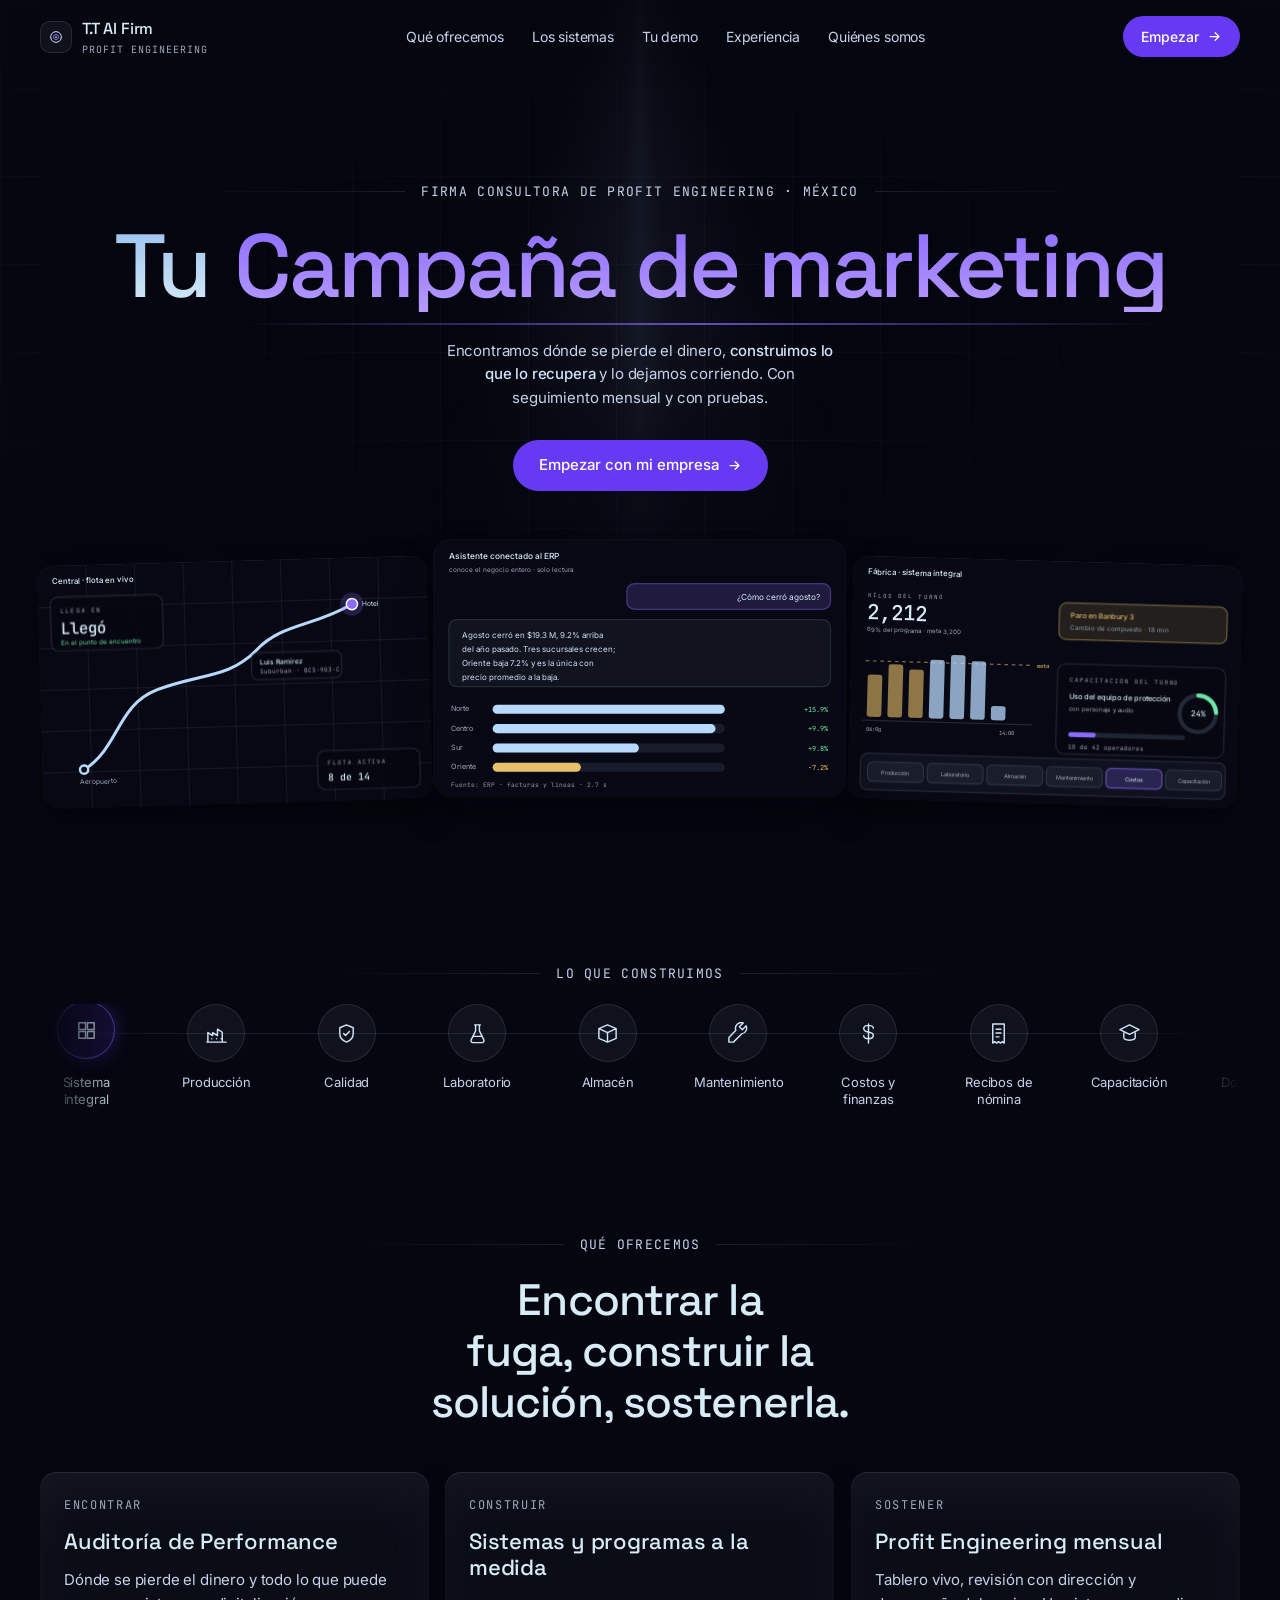
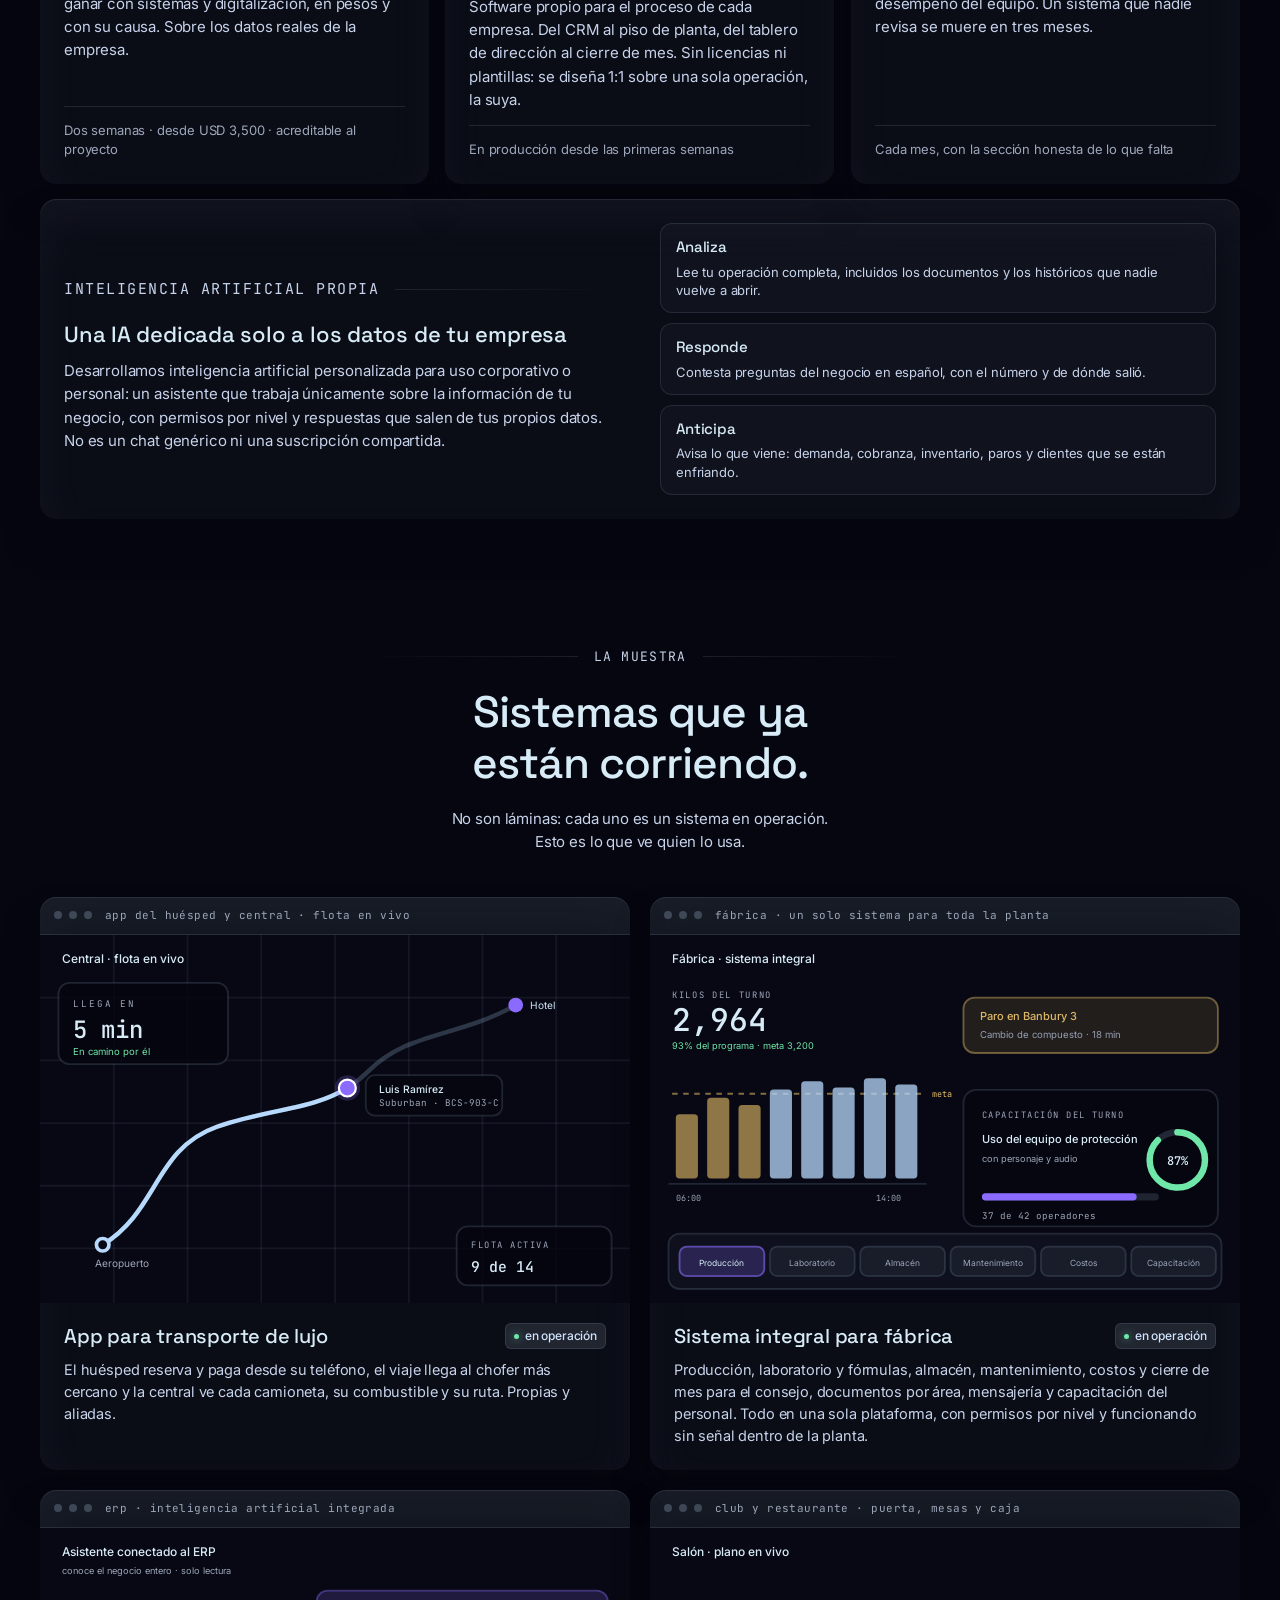
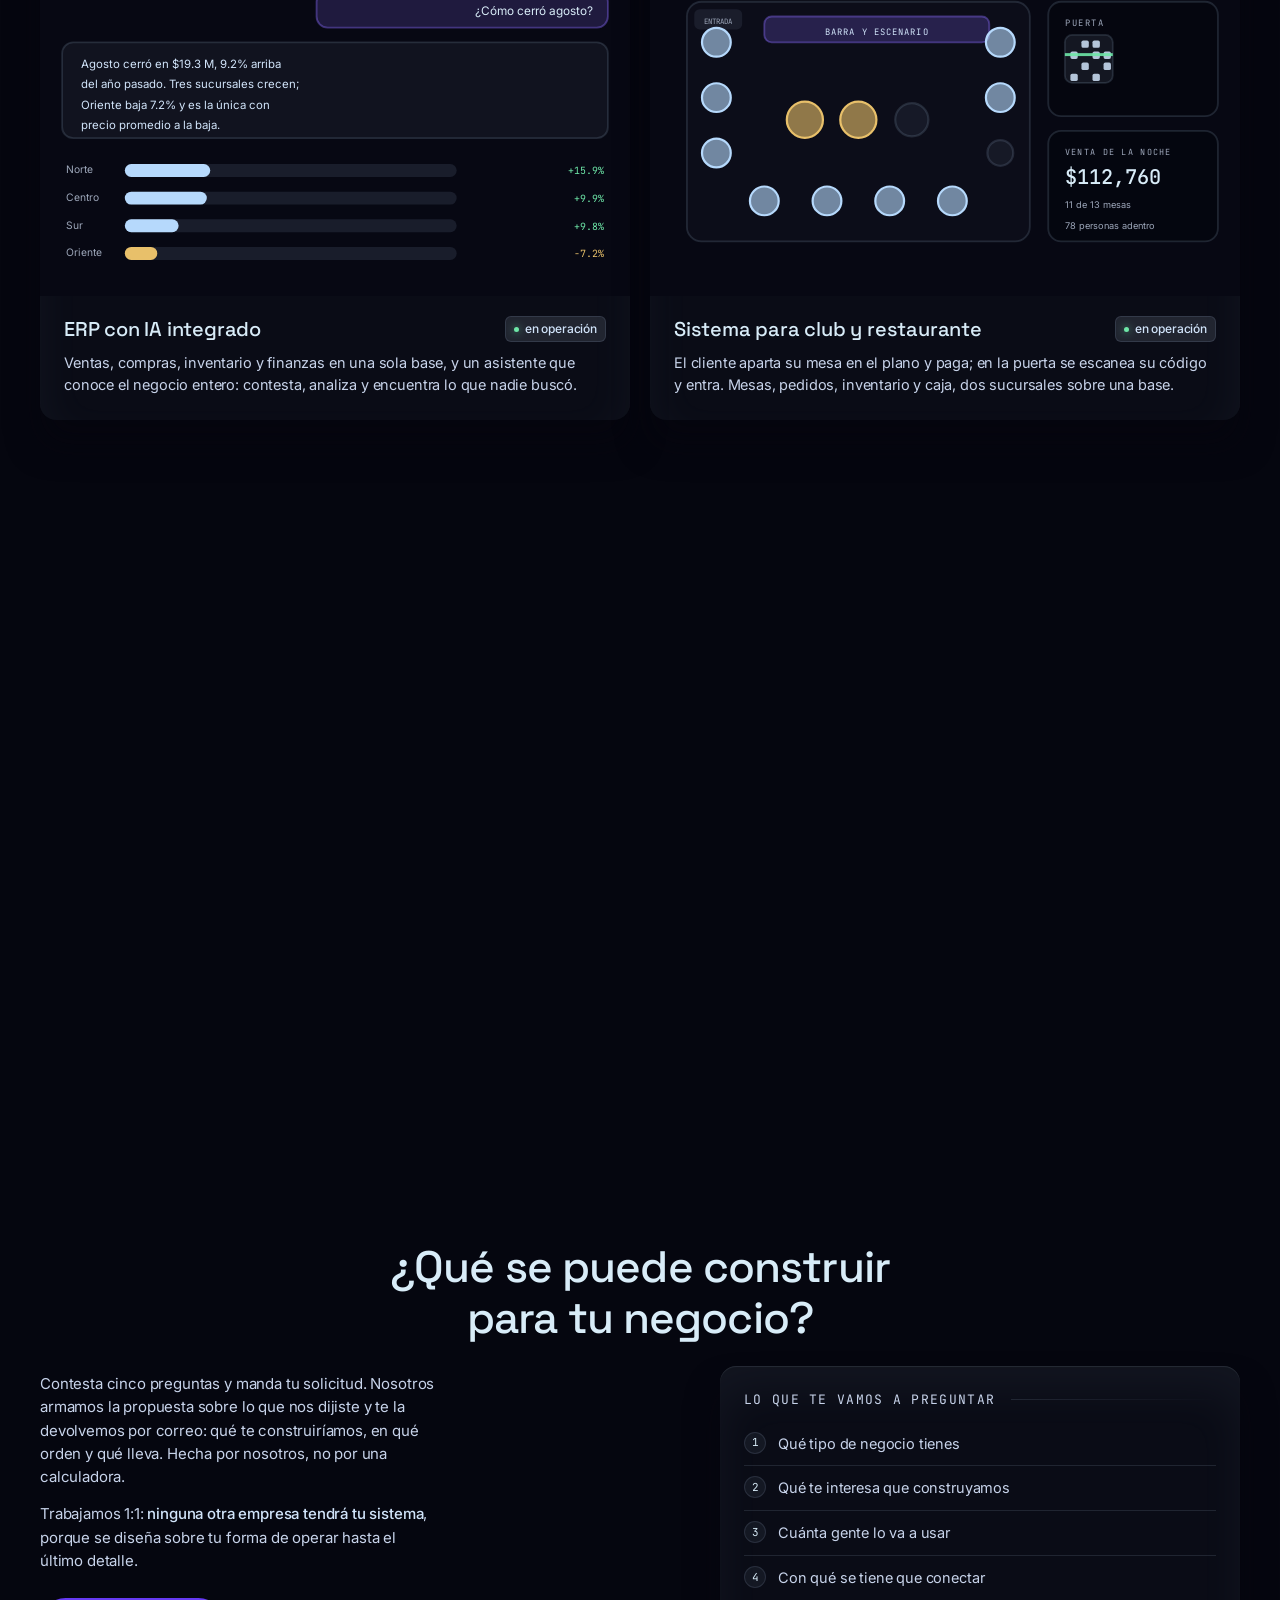
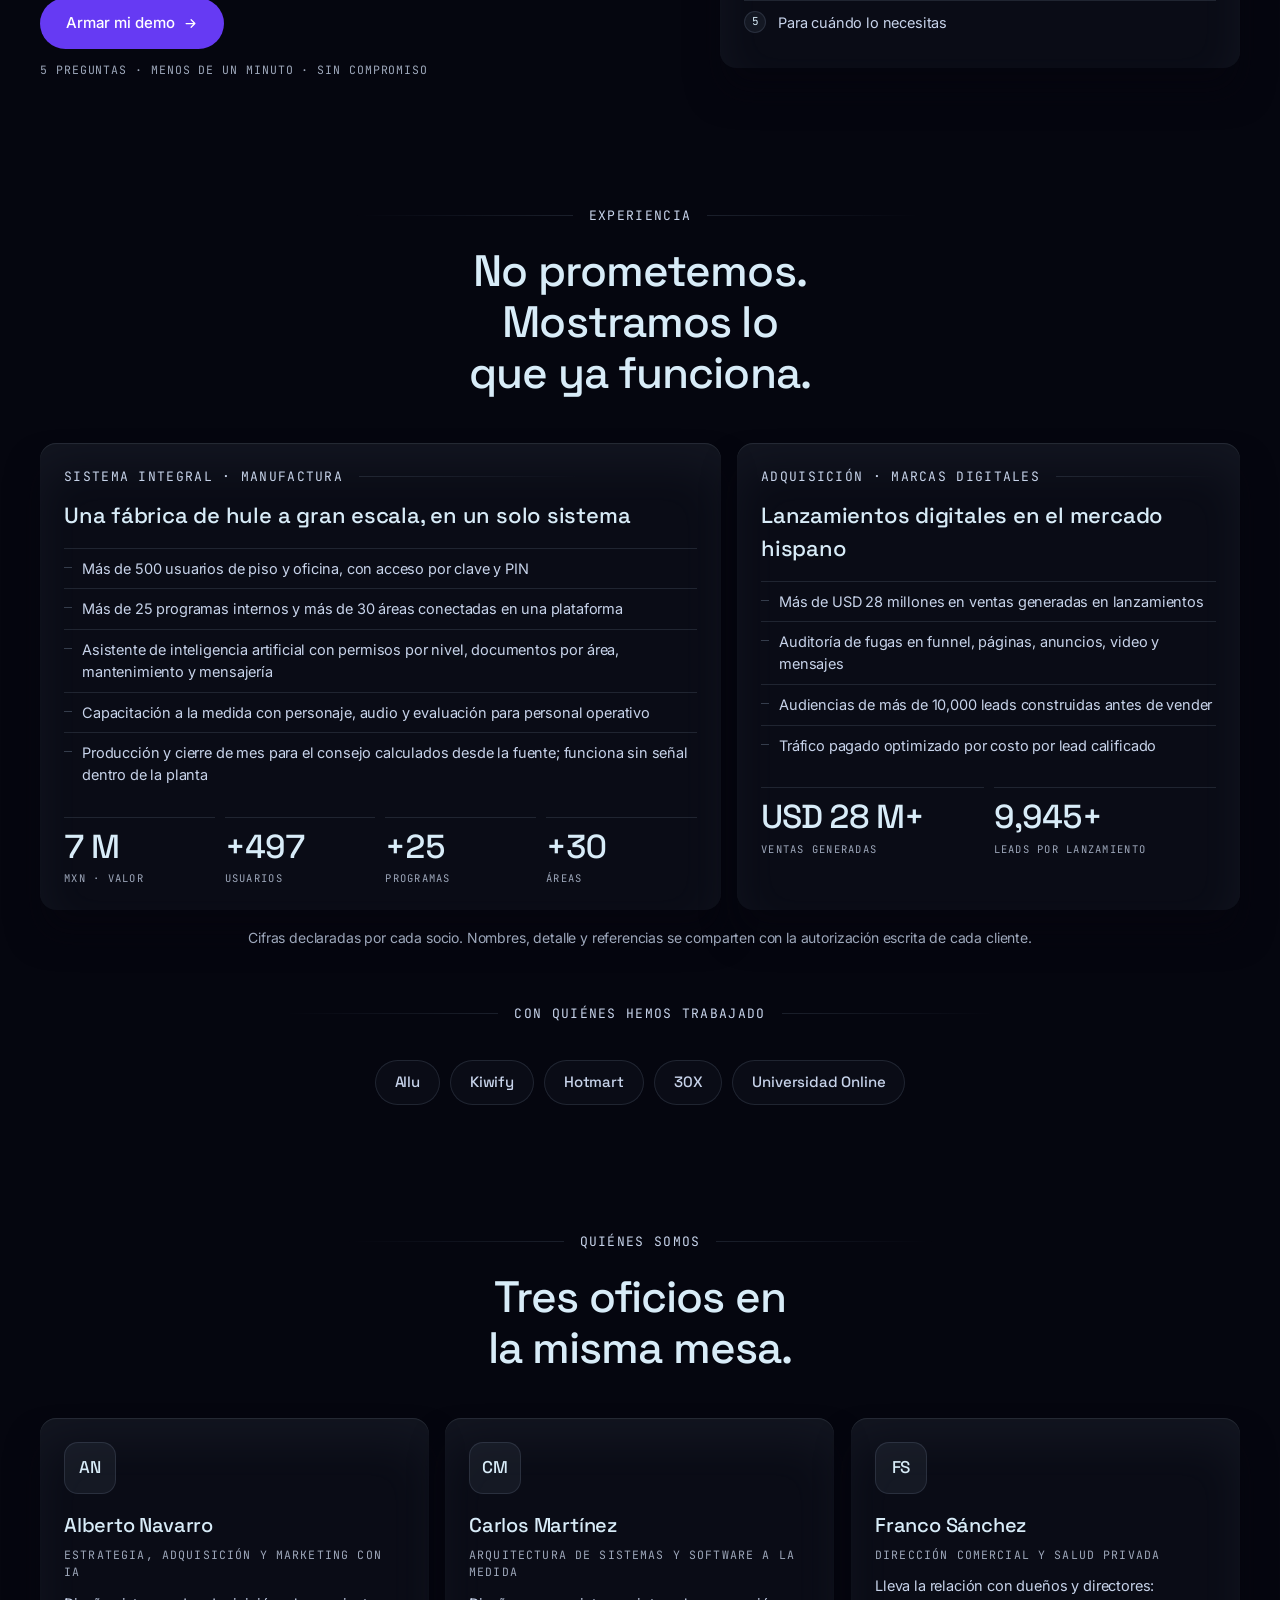
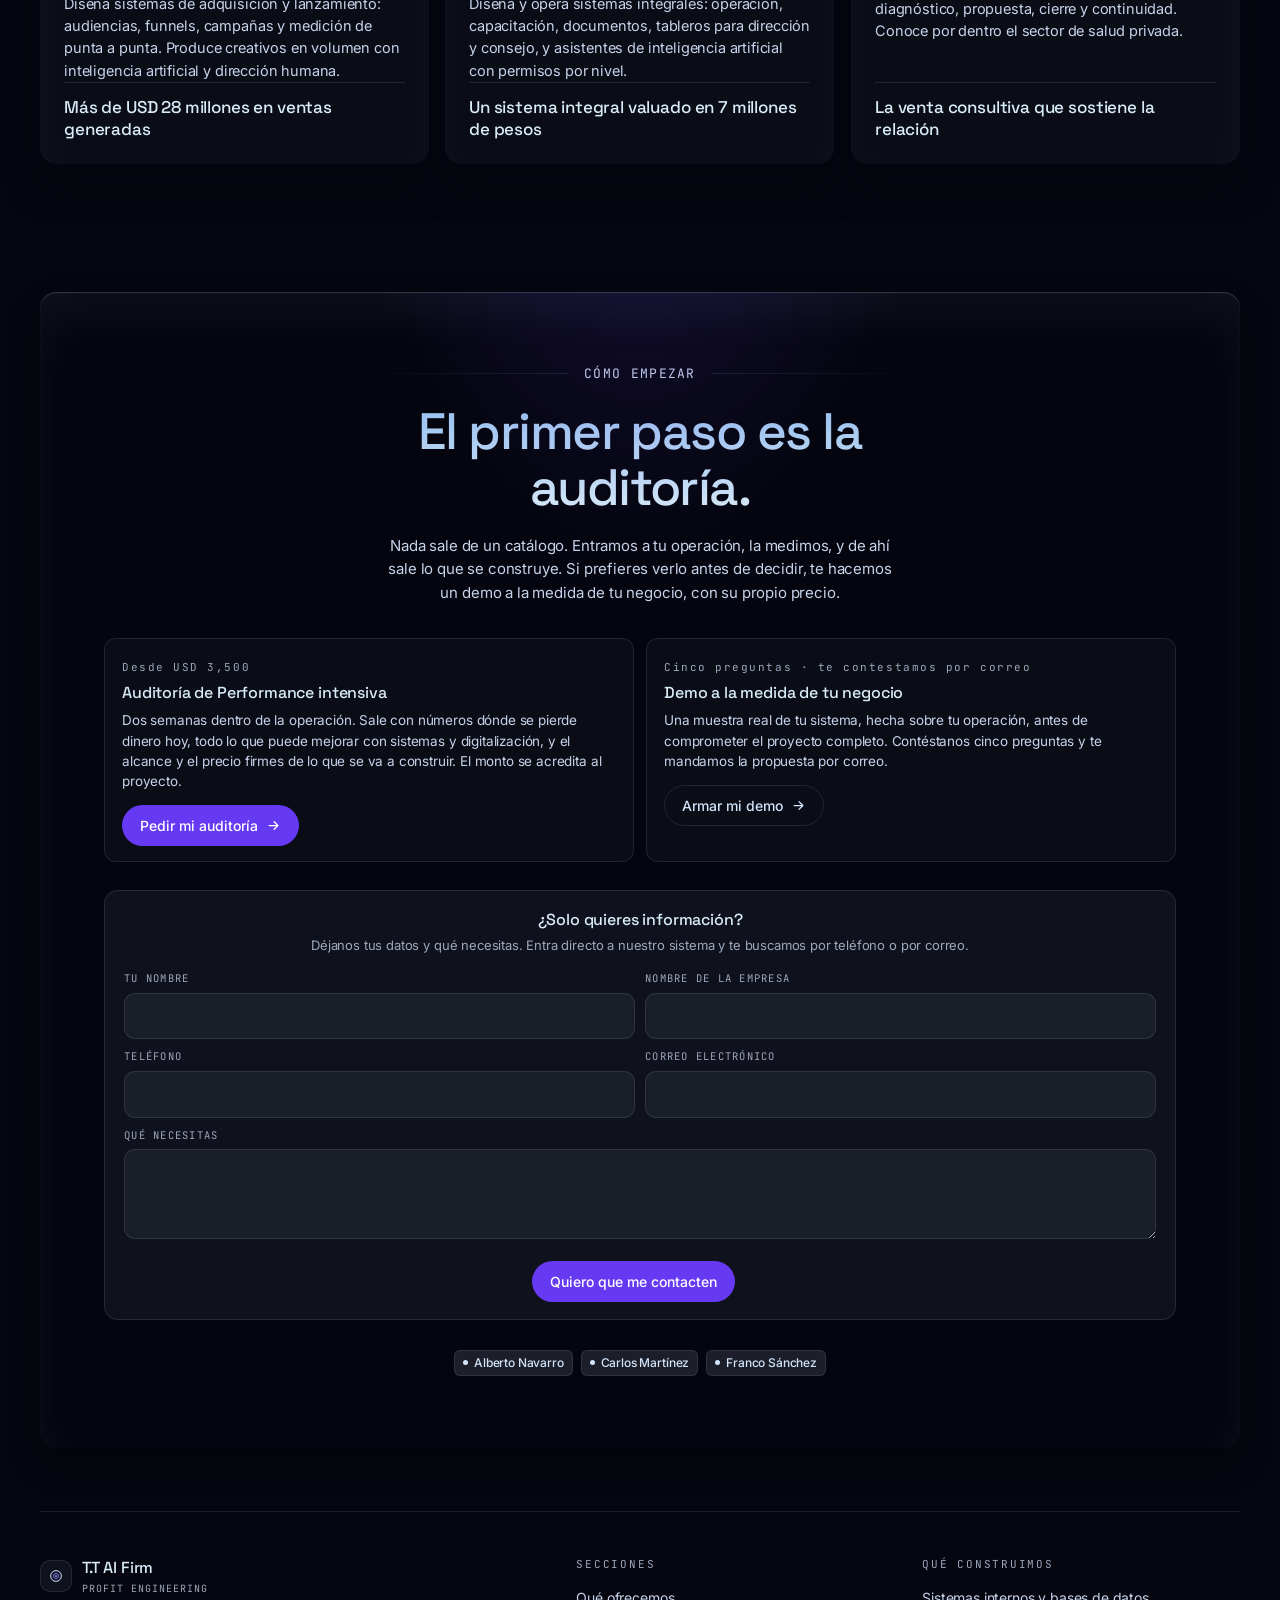
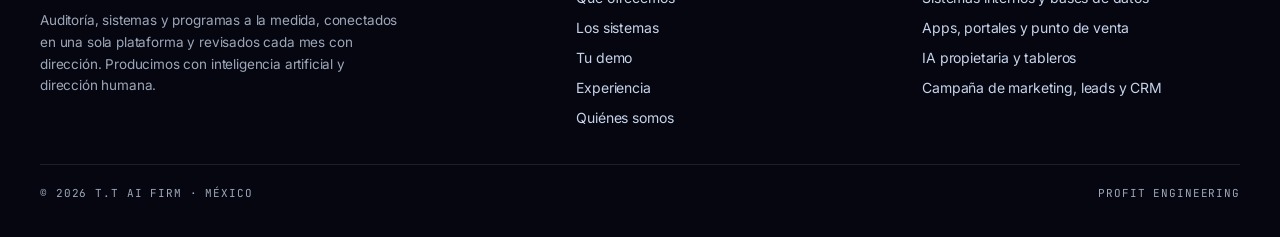
<file: index.html>
<!doctype html>
<html lang="es-MX">
<head>
<meta charset="utf-8">
<meta name="viewport" content="width=device-width, initial-scale=1, viewport-fit=cover">
<title>T.T AI Firm · Tu sistema, construido a la medida</title>
<meta name="description" content="Auditamos dónde se pierde el dinero y construimos el sistema que lo recupera: campañas, apps, inteligencia artificial propia, páginas de alto nivel, animación 3D, bases de datos y automatización. Con seguimiento mensual y con pruebas.">
<meta property="og:type" content="website">
<meta property="og:site_name" content="T.T AI Firm">
<meta property="og:title" content="T.T AI Firm · Tu sistema, construido a la medida">
<meta property="og:description" content="Profit Engineering: encontramos la fuga, construimos el sistema y lo sostenemos cada mes. Mira los sistemas que ya corren.">
<meta property="og:url" content="https://tt-ai-firm.github.io/">
<meta property="og:image" content="https://tt-ai-firm.github.io/assets/og.jpg">
<meta property="og:image:width" content="1200"><meta property="og:image:height" content="630">
<meta property="og:locale" content="es_MX">
<meta name="twitter:card" content="summary_large_image">
<meta name="theme-color" content="#05060f">
<link rel="icon" href="assets/fav.svg">
<link rel="preconnect" href="https://fonts.googleapis.com"><link rel="preconnect" href="https://fonts.gstatic.com" crossorigin>
<link href="https://fonts.googleapis.com/css2?family=Inter:wght@400;500;600&family=Space+Grotesk:wght@400;500&family=JetBrains+Mono:wght@400&display=swap" rel="stylesheet">
<link rel="stylesheet" href="css/base.css">
<link rel="stylesheet" href="css/componentes.css">
<link rel="stylesheet" href="css/secciones.css">
<link rel="stylesheet" href="css/cotizador.css">
</head>
<body>

<div class="atmosfera" aria-hidden="true"><div class="cuadricula"></div><div class="foco"></div></div>

<header class="cabecera" id="cabecera">
  <a href="#inicio" class="marca" data-ir>
    <i><svg viewBox="0 0 64 64" fill="none" aria-hidden="true"><circle cx="32" cy="32" r="19" stroke="#d1e4fa" stroke-width="3.5"/><circle cx="32" cy="32" r="9" stroke="#8b6bff" stroke-width="3.5"/><circle cx="32" cy="32" r="3" fill="#d8ecf8"/></svg></i>
    <span><b>T.T AI Firm</b><small>Profit Engineering</small></span>
  </a>
  <nav>
    <a href="#ofrecemos" data-ir>Qué ofrecemos</a>
    <a href="#muestras" data-ir>Los sistemas</a>
    <a href="#demo" data-ir>Tu demo</a>
    <a href="#pruebas" data-ir>Experiencia</a>
    <a href="#equipo" data-ir>Quiénes somos</a>
  </nav>
  <div class="derecha">
    <button class="boton accion" data-modulo="puertas">Empezar<svg viewBox="0 0 24 24" fill="none" stroke="currentColor" stroke-width="2" stroke-linecap="round" stroke-linejoin="round"><path d="M5 12h14M13 6l6 6-6 6"/></svg></button>
    <button class="hamburguesa" id="btnMenu" aria-label="Abrir menú"><i></i><i></i></button>
  </div>
</header>

<main id="inicio">

  <section class="portada envoltura" id="portada">
    <video class="pelicula" id="pelicula" muted playsinline preload="none" aria-hidden="true"
           poster="assets/hero-poster.jpg" data-fuente="assets/hero.mp4" data-fuente-movil="assets/hero-mobile.mp4" data-poster-movil="assets/hero-poster-mobile.jpg"></video>
    <div class="velo" aria-hidden="true"></div>

    <p class="etiqueta ap">Firma consultora de Profit Engineering · México</p>

    <h1 class="lema ap" style="--dl:120ms">
      <span class="fijo">Tu</span>
      <span class="rotador" id="rotador" aria-label="Sistema, campaña, app, inteligencia artificial propietaria, página web high end, animaciones 3D, base de datos, automatización"></span>
    </h1>

    <p class="parrafo bajada ap" style="--dl:320ms">Encontramos dónde se pierde el dinero, <b>construimos lo que lo recupera</b> y lo dejamos corriendo. Con seguimiento mensual y con pruebas.</p>

    <div class="acciones ap" style="--dl:420ms">
      <button class="boton accion grande" data-modulo="puertas">Empezar con mi empresa<svg viewBox="0 0 24 24" fill="none" stroke="currentColor" stroke-width="2" stroke-linecap="round" stroke-linejoin="round"><path d="M5 12h14M13 6l6 6-6 6"/></svg></button>
    </div>

    <div class="abanico ap" style="--dl:560ms" aria-hidden="true">
      <div class="pieza" data-mini="traslados"></div>
      <div class="pieza" data-mini="asistente"></div>
      <div class="pieza" data-mini="planta"></div>
    </div>
  </section>

  <section class="bloque envoltura" id="capacidades">
    <p class="etiqueta ap">Lo que construimos</p>
    <div class="capacidades ap" style="--dl:100ms" id="capacidades-fila"></div>
  </section>

  <section class="bloque envoltura" id="ofrecemos">
    <p class="etiqueta ap">Qué ofrecemos</p>
    <h2 class="titular ap" style="text-align:center;margin-inline:auto;max-width:18ch">Encontrar la fuga, construir la solución, sostenerla.</h2>
    <div class="oferta">
      <article class="vidrio viva ap"><span class="paso">Encontrar</span><h3>Auditoría de Performance</h3><p>Dónde se pierde el dinero y todo lo que puede ganar con sistemas y digitalización, en pesos y con su causa. Sobre los datos reales de la empresa.</p><span class="pie">Dos semanas · desde USD 3,500 · acreditable al proyecto</span></article>
      <article class="vidrio viva ap" style="--dl:120ms"><span class="paso">Construir</span><h3>Sistemas y programas a la medida</h3><p>Software propio para el proceso de cada empresa. Del CRM al piso de planta, del tablero de dirección al cierre de mes. Sin licencias ni plantillas: se diseña 1:1 sobre una sola operación, la suya.</p><span class="pie">En producción desde las primeras semanas</span></article>
      <article class="vidrio viva ap" style="--dl:240ms"><span class="paso">Sostener</span><h3>Profit Engineering mensual</h3><p>Tablero vivo, revisión con dirección y desempeño del equipo. Un sistema que nadie revisa se muere en tres meses.</p><span class="pie">Cada mes, con la sección honesta de lo que falta</span></article>
    </div>

    <article class="vidrio ap propia" style="--dl:340ms">
      <div>
        <p class="etiqueta izquierda">Inteligencia artificial propia</p>
        <h3>Una IA dedicada solo a los datos de tu empresa</h3>
        <p>Desarrollamos inteligencia artificial personalizada para uso corporativo o personal: un asistente que trabaja únicamente sobre la información de tu negocio, con permisos por nivel y respuestas que salen de tus propios datos. No es un chat genérico ni una suscripción compartida.</p>
      </div>
      <div class="tres">
        <div><b>Analiza</b><span>Lee tu operación completa, incluidos los documentos y los históricos que nadie vuelve a abrir.</span></div>
        <div><b>Responde</b><span>Contesta preguntas del negocio en español, con el número y de dónde salió.</span></div>
        <div><b>Anticipa</b><span>Avisa lo que viene: demanda, cobranza, inventario, paros y clientes que se están enfriando.</span></div>
      </div>
    </article>
  </section>

  <section class="bloque envoltura" id="muestras">
    <p class="etiqueta ap">La muestra</p>
    <h2 class="titular ap" style="text-align:center;margin-inline:auto;max-width:20ch">Sistemas que ya están corriendo.</h2>
    <p class="parrafo ap" style="text-align:center;margin:18px auto 0">No son láminas: cada uno es un sistema en operación. Esto es lo que ve quien lo usa.</p>

    <div class="muestras">
      <article class="vidrio muestra ap">
        <div class="barra"><i></i><i></i><i></i><span>app del huésped y central · flota en vivo</span></div>
        <div class="marco" data-maqueta="traslados"></div>
        <div class="pie">
          <div class="fila"><h3>App para transporte de lujo</h3><span class="insignia viva"><i></i>en operación</span></div>
          <p>El huésped reserva y paga desde su teléfono, el viaje llega al chofer más cercano y la central ve cada camioneta, su combustible y su ruta. Propias y aliadas.</p>
        </div>
      </article>

      <article class="vidrio muestra ap" style="--dl:120ms">
        <div class="barra"><i></i><i></i><i></i><span>fábrica · un solo sistema para toda la planta</span></div>
        <div class="marco" data-maqueta="planta"></div>
        <div class="pie">
          <div class="fila"><h3>Sistema integral para fábrica</h3><span class="insignia viva"><i></i>en operación</span></div>
          <p>Producción, laboratorio y fórmulas, almacén, mantenimiento, costos y cierre de mes para el consejo, documentos por área, mensajería y capacitación del personal. Todo en una sola plataforma, con permisos por nivel y funcionando sin señal dentro de la planta.</p>
        </div>
      </article>

      <article class="vidrio muestra ap" style="--dl:240ms">
        <div class="barra"><i></i><i></i><i></i><span>erp · inteligencia artificial integrada</span></div>
        <div class="marco" data-maqueta="asistente"></div>
        <div class="pie">
          <div class="fila"><h3>ERP con IA integrado</h3><span class="insignia viva"><i></i>en operación</span></div>
          <p>Ventas, compras, inventario y finanzas en una sola base, y un asistente que conoce el negocio entero: contesta, analiza y encuentra lo que nadie buscó.</p>
        </div>
      </article>

      <article class="vidrio muestra ap" style="--dl:360ms">
        <div class="barra"><i></i><i></i><i></i><span>club y restaurante · puerta, mesas y caja</span></div>
        <div class="marco" data-maqueta="salon"></div>
        <div class="pie">
          <div class="fila"><h3>Sistema para club y restaurante</h3><span class="insignia viva"><i></i>en operación</span></div>
          <p>El cliente aparta su mesa en el plano y paga; en la puerta se escanea su código y entra. Mesas, pedidos, inventario y caja, dos sucursales sobre una base.</p>
        </div>
      </article>

      <article class="vidrio muestra ap" style="--dl:480ms">
        <div class="barra"><i></i><i></i><i></i><span>distribución · surtido y rutas</span></div>
        <div class="marco" data-maqueta="distribucion"></div>
        <div class="pie">
          <div class="fila"><h3>Sistema de distribución</h3><span class="insignia">ejemplo</span></div>
          <p>Pedidos surtidos en piso, inventario que se descuenta solo, rutas que salen con su carga y entregas medidas contra lo prometido. Del almacén a la puerta del cliente en una sola pantalla.</p>
        </div>
      </article>

      <article class="vidrio muestra ap" style="--dl:600ms">
        <div class="barra"><i></i><i></i><i></i><span>campaña · embudo y leads</span></div>
        <div class="marco" data-maqueta="campana"></div>
        <div class="pie">
          <div class="fila"><h3>Sistema de campaña de marketing y leads</h3><span class="insignia">ejemplo</span></div>
          <p>Cuánto se invirtió, cuánta gente entró, cuántos dejaron sus datos y cuántos agendaron. Cada lead con su origen y su seguimiento, para que ninguno se enfríe.</p>
        </div>
      </article>
    </div>

    <p class="ayuda ap" style="text-align:center;margin-top:20px;max-width:66ch;margin-inline:auto">Los que dicen «en operación» corren hoy con clientes y no se publican por respeto a cada empresa: los enseñamos completos, en vivo, en la conversación. Los demás son ejemplos de lo que construimos a la medida.</p>
  </section>

  <section class="bloque envoltura" id="demo">
    <p class="etiqueta ap">Tu demo</p>
    <h2 class="titular ap" style="text-align:center;margin-inline:auto;max-width:19ch">¿Qué se puede construir para tu negocio?</h2>

    <div class="invita">
      <div class="ap">
        <p class="parrafo">Contesta cinco preguntas y manda tu solicitud. Nosotros armamos la propuesta sobre lo que nos dijiste y te la devolvemos por correo: qué te construiríamos, en qué orden y qué lleva. Hecha por nosotros, no por una calculadora.</p>
        <p class="parrafo" style="margin-top:14px">Trabajamos 1:1: <b>ninguna otra empresa tendrá tu sistema</b>, porque se diseña sobre tu forma de operar hasta el último detalle.</p>
        <button class="boton accion grande" data-modulo="demo">Armar mi demo<svg viewBox="0 0 24 24" fill="none" stroke="currentColor" stroke-width="2" stroke-linecap="round" stroke-linejoin="round"><path d="M5 12h14M13 6l6 6-6 6"/></svg></button>
        <span class="pista">5 preguntas · menos de un minuto · sin compromiso</span>
      </div>

      <div class="vidrio ap" style="--dl:120ms">
        <p class="etiqueta izquierda" style="margin-bottom:12px">Lo que te vamos a preguntar</p>
        <ol>
          <li>Qué tipo de negocio tienes</li>
          <li>Qué te interesa que construyamos</li>
          <li>Cuánta gente lo va a usar</li>
          <li>Con qué se tiene que conectar</li>
          <li>Para cuándo lo necesitas</li>
        </ol>
      </div>
    </div>
  </section>

  <section class="bloque envoltura" id="pruebas">
    <p class="etiqueta ap">Experiencia</p>
    <h2 class="titular ap" style="text-align:center;margin-inline:auto;max-width:18ch">No prometemos. Mostramos lo que ya funciona.</h2>

    <div class="pruebas">
      <article class="vidrio ap">
        <p class="etiqueta izquierda" style="margin-bottom:12px">Sistema integral · manufactura</p>
        <h3 style="font-size:22px">Una fábrica de hule a gran escala, en un solo sistema</h3>
        <ul>
          <li>Más de 500 usuarios de piso y oficina, con acceso por clave y PIN</li>
          <li>Más de 25 programas internos y más de 30 áreas conectadas en una plataforma</li>
          <li>Asistente de inteligencia artificial con permisos por nivel, documentos por área, mantenimiento y mensajería</li>
          <li>Capacitación a la medida con personaje, audio y evaluación para personal operativo</li>
          <li>Producción y cierre de mes para el consejo calculados desde la fuente; funciona sin señal dentro de la planta</li>
        </ul>
        <div class="cifras">
          <div><b class="num" data-contar="7" data-sufijo=" M">7 M</b><span>MXN · valor</span></div>
          <div><b class="num" data-contar="500" data-prefijo="+">+500</b><span>usuarios</span></div>
          <div><b class="num" data-contar="25" data-prefijo="+">+25</b><span>programas</span></div>
          <div><b class="num" data-contar="30" data-prefijo="+">+30</b><span>áreas</span></div>
        </div>
      </article>

      <article class="vidrio ap" style="--dl:120ms">
        <p class="etiqueta izquierda" style="margin-bottom:12px">Adquisición · marcas digitales</p>
        <h3 style="font-size:22px">Lanzamientos digitales en el mercado hispano</h3>
        <ul>
          <li>Más de USD 28 millones en ventas generadas en lanzamientos</li>
          <li>Auditoría de fugas en funnel, páginas, anuncios, video y mensajes</li>
          <li>Audiencias de más de 10,000 leads construidas antes de vender</li>
          <li>Tráfico pagado optimizado por costo por lead calificado</li>
        </ul>
        <div class="cifras" style="grid-template-columns:1fr 1fr">
          <div><b class="num" data-contar="28" data-prefijo="USD " data-sufijo=" M+">USD 28 M+</b><span>ventas generadas</span></div>
          <div><b class="num" data-contar="10000" data-sufijo="+">10,000+</b><span>leads por lanzamiento</span></div>
        </div>
      </article>
    </div>

    <p class="ayuda ap" style="text-align:center;margin-top:18px">Cifras declaradas por cada socio. Nombres, detalle y referencias se comparten con la autorización escrita de cada cliente.</p>

    <p class="etiqueta ap" style="margin-top:56px">Con quiénes hemos trabajado</p>
    <div class="sellos ap"><span>Allu</span><span>Kiwify</span><span>Hotmart</span><span>30X</span><span>Universidad Online</span></div>
  </section>

  <section class="bloque envoltura" id="equipo">
    <p class="etiqueta ap">Quiénes somos</p>
    <h2 class="titular ap" style="text-align:center;margin-inline:auto;max-width:16ch">Tres oficios en la misma mesa.</h2>
    <div class="equipo">
      <article class="vidrio viva ap"><div class="inicial">AN</div><h3>Alberto Navarro</h3><div class="oficio">Estrategia, adquisición y marketing con IA</div><p>Diseña sistemas de adquisición y lanzamiento: audiencias, funnels, campañas y medición de punta a punta. Produce creativos en volumen con inteligencia artificial y dirección humana.</p><div class="cifra"><b>Más de USD 28 millones en ventas generadas</b></div></article>
      <article class="vidrio viva ap" style="--dl:120ms"><div class="inicial">CM</div><h3>Carlos Martínez</h3><div class="oficio">Arquitectura de sistemas y software a la medida</div><p>Diseña y opera sistemas integrales: operación, capacitación, documentos, tableros para dirección y consejo, y asistentes de inteligencia artificial con permisos por nivel.</p><div class="cifra"><b>Un sistema integral valuado en 7 millones de pesos</b></div></article>
      <article class="vidrio viva ap" style="--dl:240ms"><div class="inicial">FS</div><h3>Franco Sánchez</h3><div class="oficio">Dirección comercial y salud privada</div><p>Lleva la relación con dueños y directores: diagnóstico, propuesta, cierre y continuidad. Conoce por dentro el sector de salud privada.</p><div class="cifra"><b>La venta consultiva que sostiene la relación</b></div></article>
    </div>
  </section>

  <section class="bloque envoltura" id="contacto">
    <div class="cierre ap">
      <p class="etiqueta">Cómo empezar</p>
      <h2 class="despliegue" style="max-width:15ch;margin-inline:auto">El primer paso es la auditoría.</h2>
      <p class="parrafo" style="margin:18px auto 0;max-width:58ch">Nada sale de un catálogo. Entramos a tu operación, la medimos, y de ahí sale lo que se construye. Si prefieres verlo antes de decidir, te hacemos un demo a la medida de tu negocio, con su propio precio.</p>
      <div class="pasos dos">
        <div>
          <span class="k">Desde USD 3,500</span>
          <b>Auditoría de Performance intensiva</b>
          <span>Dos semanas dentro de la operación. Sale con números dónde se pierde dinero hoy, todo lo que puede mejorar con sistemas y digitalización, y el alcance y el precio firmes de lo que se va a construir. El monto se acredita al proyecto.</span>
          <button class="boton accion" data-modulo="auditoria">Pedir mi auditoría<svg viewBox="0 0 24 24" fill="none" stroke="currentColor" stroke-width="2" stroke-linecap="round" stroke-linejoin="round"><path d="M5 12h14M13 6l6 6-6 6"/></svg></button>
        </div>
        <div>
          <span class="k">Cinco preguntas · te contestamos por correo</span>
          <b>Demo a la medida de tu negocio</b>
          <span>Una muestra real de tu sistema, hecha sobre tu operación, antes de comprometer el proyecto completo. Contéstanos cinco preguntas y te mandamos la propuesta por correo.</span>
          <button class="boton linea" data-modulo="demo">Armar mi demo<svg viewBox="0 0 24 24" fill="none" stroke="currentColor" stroke-width="2" stroke-linecap="round" stroke-linejoin="round"><path d="M5 12h14M13 6l6 6-6 6"/></svg></button>
        </div>
      </div>
      <div id="cierreForma"></div>

      <div class="firmas" id="contactoBotones">
        <span class="insignia"><i></i>Alberto Navarro</span><span class="insignia"><i></i>Carlos Martínez</span><span class="insignia"><i></i>Franco Sánchez</span>
      </div>
    </div>
  </section>

  <footer class="pie-sitio envoltura">
    <div class="filas">
      <div>
        <span class="marca"><i><svg viewBox="0 0 64 64" fill="none" aria-hidden="true"><circle cx="32" cy="32" r="19" stroke="#d1e4fa" stroke-width="3.5"/><circle cx="32" cy="32" r="9" stroke="#8b6bff" stroke-width="3.5"/><circle cx="32" cy="32" r="3" fill="#d8ecf8"/></svg></i><span><b>T.T AI Firm</b><small>Profit Engineering</small></span></span>
        <p>Auditoría, sistemas y programas a la medida, conectados en una sola plataforma y revisados cada mes con dirección. Producimos con inteligencia artificial y dirección humana.</p>
      </div>
      <nav aria-label="Secciones"><h4>Secciones</h4><ul><li><a href="#ofrecemos" data-ir>Qué ofrecemos</a></li><li><a href="#muestras" data-ir>Los sistemas</a></li><li><a href="#demo" data-ir>Tu demo</a></li><li><a href="#pruebas" data-ir>Experiencia</a></li><li><a href="#equipo" data-ir>Quiénes somos</a></li></ul></nav>
      <nav aria-label="Qué construimos"><h4>Qué construimos</h4><ul><li>Sistemas internos y bases de datos</li><li>Apps, portales y punto de venta</li><li>IA propietaria y tableros</li><li>Campaña de marketing, leads y CRM</li></ul></nav>
    </div>
    <div class="franja"><span>© 2026 T.T AI Firm · México</span><span>Profit Engineering</span></div>
  </footer>
</main>

<div class="zocalo" id="zocalo"><button class="boton accion" data-modulo="puertas">Empezar con mi empresa<svg viewBox="0 0 24 24" fill="none" stroke="currentColor" stroke-width="2" stroke-linecap="round" stroke-linejoin="round"><path d="M5 12h14M13 6l6 6-6 6"/></svg></button></div>

<div id="menu" aria-hidden="true">
  <div class="fondo" data-cerrar-menu></div>
  <div class="panel">
    <div class="arriba">
      <span class="marca"><i><svg viewBox="0 0 64 64" fill="none" aria-hidden="true"><circle cx="32" cy="32" r="19" stroke="#d1e4fa" stroke-width="3.5"/><circle cx="32" cy="32" r="9" stroke="#8b6bff" stroke-width="3.5"/><circle cx="32" cy="32" r="3" fill="#d8ecf8"/></svg></i><span><b>T.T AI Firm</b></span></span>
      <button class="cerrar" data-cerrar-menu aria-label="Cerrar menú"><svg viewBox="0 0 24 24" fill="none" stroke="currentColor" stroke-width="1.8" stroke-linecap="round"><path d="M6 6l12 12M18 6L6 18"/></svg></button>
    </div>
    <nav>
      <a href="#ofrecemos" data-ir style="--dl:120ms">Qué ofrecemos</a>
      <a href="#muestras" data-ir style="--dl:180ms">Los sistemas</a>
      <a href="#demo" data-ir style="--dl:210ms">Tu demo</a>
      <a href="#pruebas" data-ir style="--dl:240ms">Experiencia</a>
      <a href="#equipo" data-ir style="--dl:300ms">Quiénes somos</a>
      <a href="#contacto" data-ir style="--dl:360ms">Cómo empezar</a>
    </nav>
    <div class="abajo"><span>Profit Engineering · México · 2026</span><span>Auditoría · Sistemas · Programas a la medida</span></div>
  </div>
</div>

<script type="module" src="js/main.js"></script>
</body>
</html>
</file>
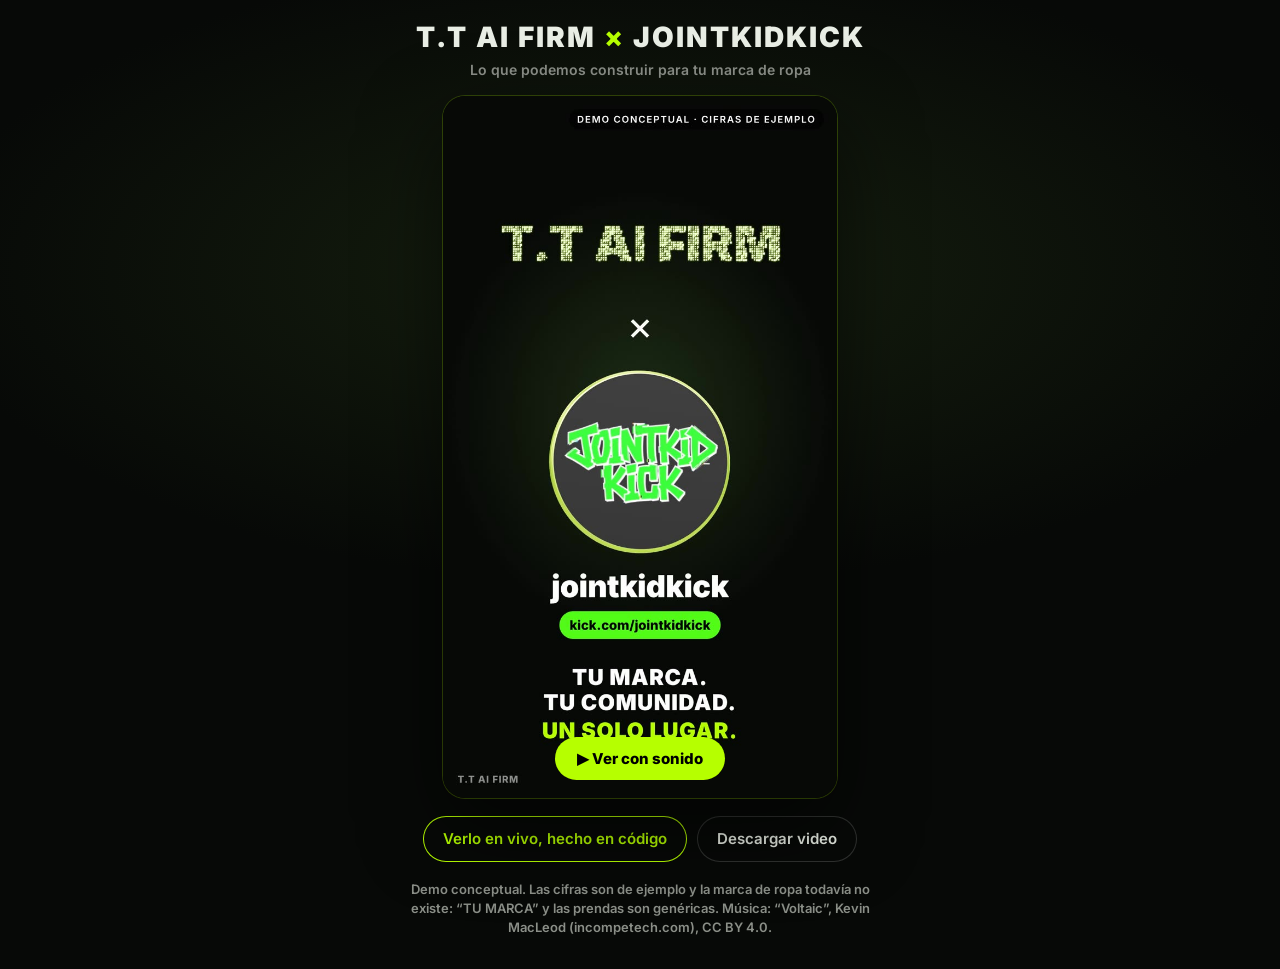
<file: jointkid/index.html>
<!doctype html>
<html lang="es">
<head>
<meta charset="utf-8">
<meta name="viewport" content="width=device-width, initial-scale=1">
<title>T.T AI Firm × jointkidkick</title>
<meta name="description" content="Demo conceptual: lo que T.T AI Firm puede construir para la marca de ropa de jointkidkick.">
<meta name="robots" content="noindex, nofollow">
<meta name="theme-color" content="#070907">
<link rel="icon" href="../assets/fav.svg">
<style>
  @font-face { font-family: Pixel; src: url(assets/fuentes/inter-900.woff2) format('woff2'); font-weight: 700; }
  @font-face { font-family: Inter; src: url(assets/fuentes/inter-600.woff2) format('woff2'); font-weight: 600; }
  @font-face { font-family: Inter; src: url(assets/fuentes/inter-800.woff2) format('woff2'); font-weight: 800; }
  :root { --neon: #b6ff00; --fondo: #070907; --texto: #e9eee5; --tenue: #8b8f88; }
  * { box-sizing: border-box; margin: 0; }
  body { background: radial-gradient(80% 50% at 50% 30%, #16200f, var(--fondo) 70%) fixed, var(--fondo); color: var(--texto);
    font: 600 16px/1.45 Inter, system-ui, sans-serif; min-height: 100vh; display: flex; flex-direction: column; align-items: center; padding: 20px 16px 32px; }
  header { text-align: center; margin-bottom: 16px; }
  .marca { font: 700 clamp(20px, 6vw, 28px) Pixel; letter-spacing: 2px; text-transform: uppercase; }
  .marca span { color: var(--neon); font-family: Inter; font-weight: 800; }
  .bajada { color: var(--tenue); font-size: 14px; margin-top: 6px; }
  .marco { position: relative; width: min(100%, calc(78vh * 9 / 16), 460px); aspect-ratio: 9 / 16; border-radius: 22px; overflow: hidden;
    background: #000; box-shadow: 0 0 0 1px #b6ff0033, 0 30px 80px #0008; }
  video { width: 100%; height: 100%; display: block; object-fit: cover; }
  .sonido { position: absolute; left: 50%; bottom: 18px; transform: translateX(-50%); border: 0; border-radius: 40px; padding: 12px 22px;
    background: var(--neon); color: #000; font: 800 15px Inter; cursor: pointer; white-space: nowrap; }
  .acciones { display: flex; flex-wrap: wrap; gap: 10px; justify-content: center; margin-top: 18px; }
  .acciones a { color: var(--texto); text-decoration: none; border-radius: 40px; padding: 12px 20px; box-shadow: inset 0 0 0 1px #ffffff2a; font-size: 15px; }
  .acciones a.vivo { box-shadow: inset 0 0 0 1px var(--neon); color: var(--neon); }
  .nota { max-width: 460px; text-align: center; color: var(--tenue); font-size: 13px; margin-top: 18px; }
  .acciones a:focus-visible, .sonido:focus-visible { outline: 2px solid var(--neon); outline-offset: 3px; }
</style>
</head>
<body>
<header>
  <div class="marca">T.T AI Firm <span>×</span> jointkidkick</div>
  <div class="bajada">Lo que podemos construir para tu marca de ropa</div>
</header>
<div class="marco">
  <video id="v" src="assets/jointkid-demo-720.mp4" poster="assets/poster.jpg" playsinline muted autoplay loop preload="metadata"></video>
  <button class="sonido" id="sonido" type="button">▶ Ver con sonido</button>
</div>
<div class="acciones">
  <a class="vivo" href="vivo.html">Verlo en vivo, hecho en código</a>
  <a href="assets/jointkid-demo-720.mp4" download>Descargar video</a>
</div>
<p class="nota">Demo conceptual. Las cifras son de ejemplo y la marca de ropa todavía no existe: “TU MARCA” y las prendas son genéricas.
Música: “Voltaic”, Kevin MacLeod (incompetech.com), CC BY 4.0.</p>
<script>
  const v = document.getElementById('v'), b = document.getElementById('sonido');
  b.addEventListener('click', () => { v.muted = false; v.currentTime = 0; v.play(); b.hidden = true; });
</script>
</body>
</html>
</file>
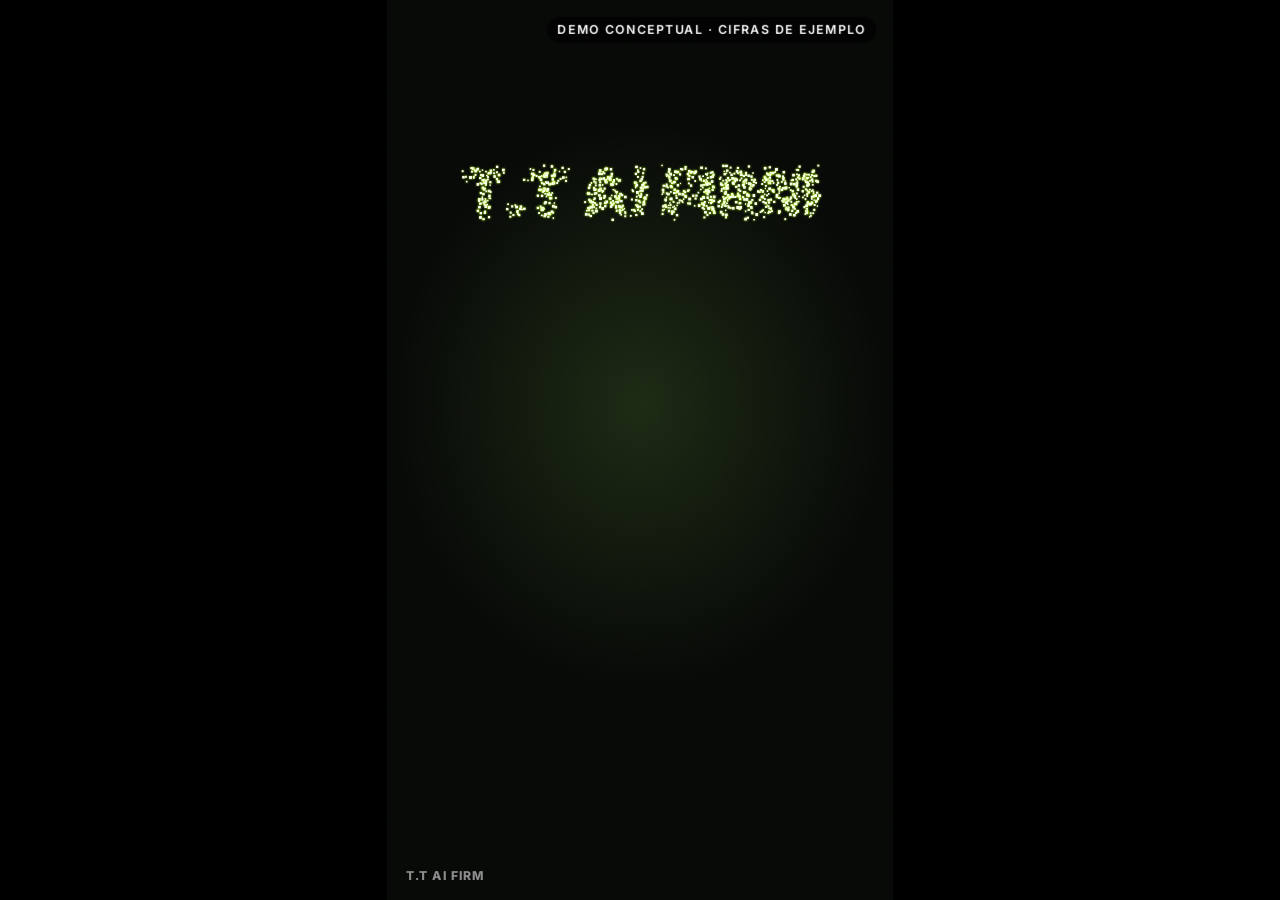
<file: jointkid/vivo.html>
<!doctype html>
<html lang="es">
<head>
<meta charset="utf-8">
<meta name="viewport" content="width=device-width, initial-scale=1">
<title>Demo en vivo · T.T AI Firm</title>
<meta name="description" content="Demo conceptual: lo que T.T AI Firm puede construir para una marca de ropa nacida en Kick.">
<meta name="robots" content="noindex">
<link rel="icon" href="../assets/fav.svg">
<link rel="preload" href="assets/fuentes/inter-900.woff2" as="font" type="font/woff2" crossorigin>
<link rel="preload" href="assets/fuentes/inter-800.woff2" as="font" type="font/woff2" crossorigin>
<link rel="stylesheet" href="css/video.css">
</head>
<body>
<div id="escenario">
  <div id="escenas" class="capa"></div>
  <canvas id="hoodie"></canvas>
  <div id="encima" class="capa" style="pointer-events:none"></div>
  <div id="rotulo">DEMO CONCEPTUAL · CIFRAS DE EJEMPLO</div>
  <div id="firma">T.T AI FIRM</div>
</div>
<script type="module" src="js/main.js"></script>
</body>
</html>
</file>
<file: css/base.css>
/* T.T AI Firm · base: tokens, reset, tipografía, atmósfera */

:root {
  /* superficies */
  --lienzo: #05060f;
  --placa: #2f343e;
  --vidrio: rgba(186, 214, 247, .03);
  --vidrio-2: rgba(186, 214, 247, .06);
  --vidrio-3: rgba(199, 211, 234, .12);
  --profundo: rgba(5, 6, 15, .97);

  /* texto */
  --titulo: #d8ecf8;
  --texto: #d1e4fa;
  --apagado: #c7d3ea;
  --tenue: #9da7ba;
  --blanco: #ffffff;

  /* acento único */
  --violeta: #663af3;
  --violeta-claro: #8b6bff;
  --azul: #b6d9fc;

  /* bordes y sombras */
  --filo: rgba(186, 215, 247, .12);
  --filo-fuerte: rgba(186, 215, 247, .24);
  --halo-tarjeta: inset 0 1px 1px rgba(199, 211, 234, .12), inset 0 24px 48px rgba(199, 211, 234, .05), 0 24px 32px rgba(6, 6, 14, .7);
  --halo-flotante: inset 0 1px 1px rgba(216, 236, 248, .2), inset 0 24px 48px rgba(168, 216, 245, .06), 0 16px 32px rgba(0, 0, 0, .3);
  --halo-luz: 0 0 6px rgba(186, 207, 247, .32), 0 0 12px rgba(238, 186, 247, .24);

  /* degradado del despliegue */
  --cielo: linear-gradient(0deg, #d8ecf8 0%, #98c0ef 100%);

  /* tipografía */
  --sans: "Inter", ui-sans-serif, system-ui, -apple-system, "Segoe UI", Roboto, sans-serif;
  --display: "Space Grotesk", var(--sans);
  --mono: "JetBrains Mono", ui-monospace, SFMono-Regular, Menlo, monospace;

  /* ritmo */
  --ancho: 1200px;
  --hueco-seccion: clamp(48px, 5.4vw, 64px);
  --pad-tarjeta: 24px;
  --hueco: 16px;

  /* radios */
  --r-tarjeta: 16px;
  --r-insignia: 6px;
  --r-pastilla: 999px;
  --r-circulo: 9999px;

  --curva: cubic-bezier(.16, 1, .3, 1);
  --curva-suave: cubic-bezier(.25, 1, .5, 1);
}

*, *::before, *::after { box-sizing: border-box; margin: 0; }
[hidden] { display: none !important; }

html { -webkit-text-size-adjust: 100%; }
html.trabado { overflow: hidden; height: 100%; }

body {
  min-height: 100vh;
  background: var(--lienzo);
  color: var(--texto);
  font-family: var(--sans);
  font-size: 16px;
  line-height: 1.5;
  letter-spacing: -.16px;
  -webkit-font-smoothing: antialiased;
  overflow-x: clip;
}

img, svg, canvas, video { display: block; max-width: 100%; }
button { cursor: pointer; font: inherit; color: inherit; background: none; border: 0; padding: 0; text-align: left; }
a { color: inherit; text-decoration: none; }
:focus-visible { outline: 2px solid var(--azul); outline-offset: 3px; border-radius: 6px; }
::selection { background: rgba(102, 58, 243, .45); color: #fff; }

/* ── atmósfera: cuadrícula de plano y foco cenital ── */
.atmosfera { position: fixed; inset: 0; z-index: -3; pointer-events: none; }

.atmosfera .cuadricula {
  position: absolute; inset: 0;
  background:
    linear-gradient(rgba(186, 215, 247, .06) 1px, transparent 1px) 0 0 / 100% 88px,
    linear-gradient(90deg, rgba(186, 215, 247, .06) 1px, transparent 1px) 0 0 / 88px 100%;
  mask-image: radial-gradient(ellipse 75% 60% at 50% 25%, #000 25%, transparent 95%);
  -webkit-mask-image: radial-gradient(ellipse 75% 60% at 50% 25%, #000 25%, transparent 95%);
}

.atmosfera .foco {
  position: absolute; left: 50%; top: -12%;
  width: min(140vw, 1800px); aspect-ratio: 1;
  transform: translateX(-50%);
  background: conic-gradient(at 50% 0%, transparent 44%, rgba(124, 145, 182, .22) 49%, rgba(124, 145, 182, .42) 50%, rgba(124, 145, 182, .22) 51%, transparent 56%);
  mask-image: radial-gradient(ellipse 60% 45% at 50% 10%, #000 0%, transparent 70%);
  -webkit-mask-image: radial-gradient(ellipse 60% 45% at 50% 10%, #000 0%, transparent 70%);
  opacity: .85;
}

/* ── tipografía de la página ── */
.mono { font-family: var(--mono); font-variant-numeric: tabular-nums; }
.num { font-family: var(--mono); font-variant-numeric: tabular-nums; letter-spacing: -.02em; }

.despliegue {
  font-family: var(--display);
  font-weight: 500;
  font-size: clamp(38px, 6.4vw, 96px);
  line-height: 1.04;
  letter-spacing: -.03em;
  background: var(--cielo);
  -webkit-background-clip: text;
  background-clip: text;
  color: transparent;
}

h2.titular {
  font-family: var(--display);
  font-weight: 500;
  font-size: clamp(30px, 3.6vw, 44px);
  line-height: 1.16;
  letter-spacing: -.02em;
  color: var(--titulo);
  text-wrap: balance;
}

h3 { font-family: var(--display); font-weight: 500; letter-spacing: -.01em; color: var(--titulo); }

.parrafo { color: var(--apagado); font-size: clamp(15px, 1.15vw, 18px); line-height: 1.55; max-width: 44ch; }
.parrafo b { color: var(--texto); font-weight: 500; }
.ayuda { color: var(--tenue); font-size: 14px; line-height: 1.5; }

/* ── envoltura ── */
.envoltura { width: min(100% - 40px, var(--ancho)); margin-inline: auto; }
@media (min-width: 640px) { .envoltura { width: min(100% - 80px, var(--ancho)); } }

section.bloque { position: relative; padding-block: var(--hueco-seccion); }

/* ── apariciones ── */
.ap { opacity: 0; transform: translateY(24px); transition: opacity .7s ease var(--dl, 0ms), transform .9s var(--curva) var(--dl, 0ms); will-change: transform, opacity; }
.ap.dentro { opacity: 1; transform: none; }

@media (prefers-reduced-motion: reduce) {
  .ap { transition-duration: 1ms !important; }
  *, *::before, *::after { animation-duration: 1ms !important; animation-iteration-count: 1 !important; }
}
</file>
<file: css/componentes.css>
/* T.T AI Firm · componentes: cabecera, botones, tarjetas de vidrio, etiquetas, menú */

/* ── cabecera ── */
.cabecera {
  position: fixed; inset: 0 0 auto 0; z-index: 60;
  display: flex; align-items: center; justify-content: space-between; gap: 16px;
  padding: 14px 20px;
  transition: background-color .3s ease, backdrop-filter .3s ease, box-shadow .3s ease;
}
@media (min-width: 640px) { .cabecera { padding: 16px 40px; } }
.cabecera.fija {
  background: rgba(5, 6, 15, .72);
  backdrop-filter: blur(14px); -webkit-backdrop-filter: blur(14px);
  box-shadow: inset 0 -1px 0 var(--filo);
}
.cabecera nav { display: none; gap: 28px; font-size: 14px; color: var(--apagado); }
.cabecera nav a { position: relative; padding-block: 2px; transition: color .2s ease; }
.cabecera nav a:hover { color: var(--texto); }
.cabecera nav a::after { content: ''; position: absolute; left: 0; right: 100%; bottom: -2px; height: 1px; background: var(--filo-fuerte); transition: right .26s var(--curva-suave); }
.cabecera nav a:hover::after { right: 0; }
@media (min-width: 1024px) { .cabecera nav { display: flex; } }
.cabecera .derecha { display: flex; align-items: center; gap: 10px; }

/* ── marca ── */
.marca { display: inline-flex; align-items: center; gap: 10px; white-space: nowrap; }
.marca i { width: 32px; height: 32px; flex: 0 0 32px; border-radius: 10px; display: grid; place-items: center; background: var(--vidrio-2); box-shadow: inset 0 0 0 1px var(--filo); }
.marca i svg { width: 18px; height: 18px; }
.marca b { font-family: var(--display); font-weight: 500; font-size: 16px; letter-spacing: -.01em; color: var(--titulo); display: block; }
.marca small { display: block; font-family: var(--mono); font-size: 10px; letter-spacing: .1em; text-transform: uppercase; color: var(--tenue); margin-top: 1px; }

/* ── botones ── */
.boton {
  display: inline-flex; align-items: center; justify-content: center; gap: 8px;
  border-radius: var(--r-pastilla);
  padding: 10px 18px;
  font-size: 14px; font-weight: 500; white-space: nowrap;
  transition: transform .2s var(--curva-suave), background-color .2s ease, box-shadow .2s ease, color .2s ease;
  will-change: transform;
}
.boton:active { transform: scale(.97); }
.boton svg { width: 15px; height: 15px; transition: transform .26s var(--curva-suave); }
.boton:hover svg { transform: translateX(4px); }

.boton.fantasma { background: var(--vidrio-2); color: var(--blanco); box-shadow: inset 0 0 0 1px var(--filo); }
.boton.fantasma:hover { background: var(--vidrio-3); }

.boton.linea { background: transparent; color: var(--texto); box-shadow: inset 0 0 0 1px var(--filo); }
.boton.linea:hover { background: var(--vidrio); color: var(--blanco); }

.boton.accion { background: var(--violeta); color: var(--blanco); box-shadow: 0 0 0 0 rgba(102, 58, 243, 0); }
.boton.accion:hover { background: var(--violeta-claro); box-shadow: 0 0 0 6px rgba(102, 58, 243, .16), 0 16px 32px -12px rgba(102, 58, 243, .6); }

.boton.grande { padding: 14px 26px; font-size: 15px; }

.hamburguesa { width: 40px; height: 40px; border-radius: var(--r-circulo); display: grid; place-items: center; background: var(--vidrio-2); box-shadow: inset 0 0 0 1px var(--filo); transition: background-color .2s ease; }
.hamburguesa:hover { background: var(--vidrio-3); }
.hamburguesa i { display: block; width: 15px; height: 1px; background: var(--texto); }
.hamburguesa i + i { margin-top: 5px; }
@media (min-width: 1024px) { .hamburguesa { display: none; } }

/* ── etiqueta de sección ── */
.etiqueta {
  display: flex; align-items: center; justify-content: center; gap: 16px;
  font-family: var(--mono); font-size: 13px; font-weight: 400;
  letter-spacing: .1em; text-transform: uppercase; color: var(--apagado);
  margin-bottom: 20px;
}
.etiqueta::before, .etiqueta::after { content: ''; flex: 1; max-width: 220px; height: 1px; }
.etiqueta::before { background: linear-gradient(90deg, transparent, var(--filo)); }
.etiqueta::after { background: linear-gradient(90deg, var(--filo), transparent); }
.etiqueta.izquierda { justify-content: flex-start; }
.etiqueta.izquierda::before { display: none; }

/* ── tarjeta de vidrio ── */
.vidrio {
  position: relative;
  border-radius: var(--r-tarjeta);
  background: var(--vidrio);
  padding: var(--pad-tarjeta);
  box-shadow: var(--halo-tarjeta);
  transition: transform .4s var(--curva-suave), box-shadow .4s ease, background-color .3s ease;
}
.vidrio.flota { background: var(--profundo); box-shadow: var(--halo-flotante); }
.vidrio.viva:hover { transform: translateY(-4px); background: var(--vidrio-2); }

/* ── insignia ── */
.insignia {
  display: inline-flex; align-items: center; gap: 6px;
  border-radius: var(--r-insignia);
  background: var(--vidrio-3); color: var(--texto);
  padding: 4px 9px;
  font-size: 12px; font-weight: 500;
  box-shadow: inset 0 0 0 1px var(--filo);
  white-space: nowrap;
}
.insignia i { width: 5px; height: 5px; border-radius: 50%; background: currentColor; display: inline-block; }
.insignia.viva i { background: #6ee7a8; box-shadow: 0 0 8px rgba(110, 231, 168, .8); animation: latido 2.4s infinite; }
@keyframes latido { 0%, 100% { opacity: 1; } 50% { opacity: .35; } }

/* ── ficha de icono circular ── */
.ficha { display: flex; flex-direction: column; align-items: center; gap: 12px; text-align: center; }
.ficha .tile {
  width: 58px; height: 58px; border-radius: var(--r-circulo);
  display: grid; place-items: center;
  background: var(--vidrio-2);
  box-shadow: inset 0 0 0 1px var(--filo);
  color: var(--texto);
  transition: background-color .3s ease, box-shadow .3s ease, transform .3s var(--curva-suave);
}
.ficha .tile svg { width: 23px; height: 23px; stroke-width: 1.5; }
.ficha span { font-size: 13px; color: var(--apagado); line-height: 1.3; max-width: 11ch; }
.ficha.encendida .tile { background: rgba(102, 58, 243, .18); box-shadow: inset 0 0 0 1px rgba(139, 107, 255, .5), 0 0 24px -6px rgba(102, 58, 243, .7); transform: translateY(-3px); }
.ficha.encendida span { color: var(--titulo); }

/* ── menú de pantalla completa ── */
#menu { position: fixed; inset: 0; z-index: 90; display: flex; flex-direction: column; pointer-events: none; }
#menu.abierto { pointer-events: auto; }
#menu .fondo { position: absolute; inset: 0; background: rgba(5, 6, 15, .96); backdrop-filter: blur(12px); opacity: 0; transition: opacity .32s ease; }
#menu.abierto .fondo { opacity: 1; }
#menu .panel { position: relative; height: 100%; display: flex; flex-direction: column; padding: 18px 20px; opacity: 0; transform: translateY(-20px); transition: transform .42s var(--curva), opacity .3s ease; }
@media (min-width: 640px) { #menu .panel { padding: 22px 40px; } }
#menu.abierto .panel { opacity: 1; transform: none; }
#menu .arriba { display: flex; justify-content: space-between; align-items: center; }
#menu nav { flex: 1; display: flex; flex-direction: column; justify-content: center; gap: 6px; }
#menu nav a {
  font-family: var(--display); font-weight: 500;
  font-size: clamp(30px, 7vw, 56px); line-height: 1.08; letter-spacing: -.03em; color: var(--titulo);
  opacity: 0; transform: translateY(20px);
  transition: transform .6s var(--curva) var(--dl), opacity .5s ease var(--dl), color .2s ease;
}
#menu.abierto nav a { opacity: 1; transform: none; }
#menu nav a:hover { color: var(--azul); }
#menu .abajo { border-top: 1px solid var(--filo); padding-top: 18px; display: flex; gap: 12px; flex-wrap: wrap; justify-content: space-between; align-items: center; font-family: var(--mono); font-size: 12px; letter-spacing: .08em; text-transform: uppercase; color: var(--tenue); }

.cerrar { width: 40px; height: 40px; border-radius: var(--r-circulo); display: grid; place-items: center; background: var(--vidrio-2); box-shadow: inset 0 0 0 1px var(--filo); }
.cerrar svg { width: 16px; height: 16px; transition: transform .3s var(--curva-suave); }
.cerrar:hover svg { transform: rotate(90deg); }

/* ── barra fija de acción en el teléfono ── */
.zocalo {
  position: fixed; inset: auto 0 0 0; z-index: 55; display: none;
  padding: 10px 16px calc(10px + env(safe-area-inset-bottom));
  background: rgba(5, 6, 15, .92);
  backdrop-filter: blur(14px); -webkit-backdrop-filter: blur(14px);
  border-top: 1px solid var(--filo);
  transform: translateY(110%); transition: transform .38s var(--curva);
}
.zocalo.dentro { transform: none; }
.zocalo .boton { width: 100%; }
@media (max-width: 720px) { .zocalo { display: block; } }

/* la etiqueta de sección se acomoda sin líneas cuando la pantalla es angosta */
@media (max-width: 720px) {
  .etiqueta { display: block; text-align: center; font-size: 11px; letter-spacing: .08em; line-height: 1.6; margin-bottom: 16px; }
  .etiqueta::before, .etiqueta::after { display: none; }
  .etiqueta.izquierda { text-align: left; }
  .cabecera .derecha .boton.accion { padding: 9px 14px; }
}
</file>
<file: css/secciones.css>
/* T.T AI Firm · secciones: portada, capacidades, oferta, muestras, pruebas, equipo, cierre */

/* ── portada ── */
.portada { position: relative; min-height: 100svh; display: flex; flex-direction: column; justify-content: center; padding-block: 128px 56px; text-align: center; }
.portada .pelicula { position: absolute; inset: 0; z-index: -2; width: 100%; height: 100%; object-fit: cover; opacity: 0; filter: saturate(.7) hue-rotate(-12deg) brightness(.75); transition: opacity 1.2s ease; }
.portada .pelicula.dentro { opacity: .5; }
.portada .velo { position: absolute; inset: 0; z-index: -1; background: radial-gradient(ellipse 70% 55% at 50% 42%, rgba(5, 6, 15, .2) 0%, rgba(5, 6, 15, .78) 62%, var(--lienzo) 100%); }

.portada .lema { font-family: var(--display); font-weight: 500; font-size: clamp(38px, 7vw, 104px); line-height: 1.02; letter-spacing: -.035em; color: var(--titulo); display: flex; flex-wrap: wrap; align-items: baseline; justify-content: center; gap: 0 .28em; }
.portada .lema .fijo { background: var(--cielo); -webkit-background-clip: text; background-clip: text; color: transparent; }

/* la palabra que cambia cada segundo */
.rotador { position: relative; display: inline-grid; text-align: left; vertical-align: baseline; }
.rotador > span { grid-area: 1 / 1; white-space: nowrap; background: linear-gradient(0deg, #b79bff 0%, var(--violeta-claro) 100%); -webkit-background-clip: text; background-clip: text; color: transparent; opacity: 0; transform: translateY(.42em); transition: opacity .42s ease, transform .52s var(--curva); }
.rotador > span.activa { opacity: 1; transform: none; }
.rotador > span.saliendo { opacity: 0; transform: translateY(-.42em); }
.rotador::after { content: ''; position: absolute; inset: auto 0 -.14em 0; height: 2px; background: linear-gradient(90deg, transparent, var(--violeta-claro), transparent); opacity: .7; }

.portada .bajada { margin: 26px auto 0; }
.portada .acciones { display: flex; gap: 12px; justify-content: center; flex-wrap: wrap; margin-top: 32px; }

/* fila de mini pantallas flotantes bajo la portada */
.abanico { display: grid; grid-template-columns: repeat(3, 1fr); gap: 16px; margin-top: 56px; align-items: end; }
.abanico .pieza { border-radius: var(--r-tarjeta); overflow: hidden; background: var(--profundo); box-shadow: var(--halo-flotante); }
.abanico .pieza:nth-child(1) { transform: rotate(-1.6deg) translateY(14px); }
.abanico .pieza:nth-child(3) { transform: rotate(1.6deg) translateY(14px); }
.abanico .pieza:nth-child(2) { transform: scale(1.06); z-index: 2; }
@media (max-width: 860px) { .abanico { grid-template-columns: 1fr; gap: 14px; } .abanico .pieza { transform: none !important; } .abanico .pieza:nth-child(3) { display: none; } }

/* ── capacidades: una cinta que desfila despacio con todo lo que hacemos ── */
.capacidades { position: relative; overflow: hidden; }
.capacidades::before { content: ''; position: absolute; left: 0; right: 0; top: 29px; height: 1px; background: linear-gradient(90deg, transparent, var(--filo) 15%, var(--filo) 85%, transparent); }
.capacidades { mask-image: linear-gradient(90deg, transparent, #000 7%, #000 93%, transparent); -webkit-mask-image: linear-gradient(90deg, transparent, #000 7%, #000 93%, transparent); }
.capacidades .cinta { display: flex; width: max-content; gap: clamp(20px, 3vw, 44px); animation: desfile var(--vuelta, 110s) linear infinite; }
.capacidades:hover .cinta, .capacidades:focus-within .cinta { animation-play-state: paused; }
.capacidades .ficha { width: 92px; flex: 0 0 92px; }
@keyframes desfile { to { transform: translateX(calc(-50% - clamp(10px, 1.5vw, 22px))); } }
@media (prefers-reduced-motion: reduce) {
  .capacidades .cinta { animation: none; flex-wrap: wrap; width: auto; justify-content: center; }
}

/* ── oferta ── */
.oferta { display: grid; grid-template-columns: 1fr; gap: 16px; margin-top: 44px; }
@media (min-width: 900px) { .oferta { grid-template-columns: repeat(3, 1fr); } }
.oferta article { display: flex; flex-direction: column; gap: 14px; }
.oferta .paso { font-family: var(--mono); font-size: 12px; letter-spacing: .14em; text-transform: uppercase; color: var(--tenue); }
.oferta h3 { font-size: 22px; line-height: 1.2; }
.oferta p { color: var(--apagado); font-size: 15px; line-height: 1.55; }
.oferta .pie { margin-top: auto; padding-top: 14px; border-top: 1px solid var(--filo); font-size: 13px; color: var(--tenue); }

/* ── muestras con movimiento ── */
.muestras { display: grid; grid-template-columns: 1fr; gap: 20px; margin-top: 44px; }
@media (min-width: 1000px) { .muestras { grid-template-columns: 1fr 1fr; } }

.muestra { overflow: hidden; padding: 0; display: flex; flex-direction: column; }
.muestra .marco { position: relative; aspect-ratio: 16 / 10; background: #070813; overflow: hidden; }
.muestra .marco > svg, .muestra .marco > .lienzo-ui { position: absolute; inset: 0; width: 100%; height: 100%; }
.muestra .barra { display: flex; align-items: center; gap: 7px; padding: 10px 14px; border-bottom: 1px solid var(--filo); background: rgba(186, 214, 247, .04); }
.muestra .barra i { width: 8px; height: 8px; border-radius: 50%; background: var(--filo-fuerte); }
.muestra .barra span { margin-left: 6px; font-family: var(--mono); font-size: 11px; color: var(--tenue); letter-spacing: .04em; }
.muestra .pie { padding: 18px var(--pad-tarjeta) var(--pad-tarjeta); display: flex; flex-direction: column; gap: 8px; }
.muestra .pie .fila { display: flex; align-items: center; gap: 10px; justify-content: space-between; flex-wrap: wrap; }
.muestra h3 { font-size: 20px; }
.muestra p { color: var(--apagado); font-size: 14.5px; line-height: 1.5; }
.muestra .enlace { display: inline-flex; align-items: center; gap: 7px; font-size: 13.5px; font-weight: 500; color: var(--azul); margin-top: 4px; }
.muestra .enlace svg { width: 14px; height: 14px; transition: transform .26s var(--curva-suave); }
.muestra .enlace:hover svg { transform: translateX(4px); }

/* piezas internas de las maquetas */
.ui-texto { font-family: var(--sans); fill: var(--apagado); }
.ui-num { font-family: var(--mono); fill: var(--titulo); }
.ui-tenue { fill: var(--tenue); }

/* ── pruebas ── */
.pruebas { display: grid; grid-template-columns: 1fr; gap: 16px; margin-top: 44px; }
@media (min-width: 900px) { .pruebas { grid-template-columns: 1.15fr .85fr; } }
.pruebas .cifras { display: grid; grid-template-columns: repeat(4, 1fr); gap: 10px; margin-top: 22px; }
@media (max-width: 640px) { .pruebas .cifras { grid-template-columns: 1fr 1fr; } }
.pruebas .cifras div { padding-top: 12px; border-top: 1px solid var(--filo); }
.pruebas .cifras b { display: block; font-family: var(--display); font-weight: 500; font-size: clamp(24px, 2.6vw, 36px); line-height: 1; letter-spacing: -.03em; color: var(--titulo); }
.pruebas .cifras span { display: block; font-family: var(--mono); font-size: 10.5px; letter-spacing: .12em; text-transform: uppercase; color: var(--tenue); margin-top: 8px; line-height: 1.4; }
.pruebas ul { list-style: none; padding: 0; margin-top: 16px; }
.pruebas li { position: relative; padding: 9px 0 9px 18px; border-top: 1px solid var(--filo); color: var(--apagado); font-size: 14.5px; line-height: 1.5; }
.pruebas li::before { content: ''; position: absolute; left: 0; top: 18px; width: 8px; height: 1px; background: var(--filo-fuerte); }

.sellos { display: flex; flex-wrap: wrap; gap: 10px; justify-content: center; margin-top: 36px; }
.sellos span { display: inline-flex; align-items: center; padding: 11px 20px; border-radius: var(--r-pastilla); background: var(--vidrio); box-shadow: inset 0 0 0 1px var(--filo); font-family: var(--display); font-weight: 500; font-size: 15px; color: var(--apagado); transition: color .2s ease, background-color .2s ease; }
.sellos span:hover { color: var(--titulo); background: var(--vidrio-2); }

/* ── equipo ── */
.equipo { display: grid; grid-template-columns: 1fr; gap: 16px; margin-top: 44px; }
@media (min-width: 900px) { .equipo { grid-template-columns: repeat(3, 1fr); } }
.equipo .inicial { width: 52px; height: 52px; border-radius: 14px; display: grid; place-items: center; font-family: var(--display); font-weight: 500; font-size: 17px; color: var(--titulo); background: var(--vidrio-2); box-shadow: inset 0 0 0 1px var(--filo); }
.equipo h3 { font-size: 20px; margin-top: 16px; }
.equipo .oficio { font-family: var(--mono); font-size: 11.5px; letter-spacing: .1em; text-transform: uppercase; color: var(--tenue); margin-top: 6px; }
.equipo p { color: var(--apagado); font-size: 14.5px; line-height: 1.55; margin-top: 12px; }
.equipo .cifra { margin-top: auto; padding-top: 14px; border-top: 1px solid var(--filo); }
.equipo .cifra b { display: block; font-family: var(--display); font-weight: 500; font-size: 17px; color: var(--titulo); line-height: 1.25; }
.equipo article { display: flex; flex-direction: column; }

/* ── cierre ── */
.cierre { position: relative; overflow: hidden; border-radius: var(--r-tarjeta); padding: clamp(36px, 6vw, 72px) clamp(24px, 5vw, 64px); text-align: center; background: var(--profundo); box-shadow: var(--halo-flotante); }
.cierre::before { content: ''; position: absolute; inset: -40% 20% auto; height: 70%; background: radial-gradient(ellipse at 50% 0%, rgba(102, 58, 243, .3), transparent 65%); pointer-events: none; }
.cierre .despliegue { font-size: clamp(30px, 4vw, 52px); line-height: 1.1; }
.cierre .pasos { display: grid; grid-template-columns: 1fr; gap: 12px; margin-top: 34px; text-align: left; }
@media (min-width: 860px) { .cierre .pasos { grid-template-columns: repeat(3, 1fr); } .cierre .pasos.dos { grid-template-columns: 1fr 1fr; } }
.cierre .pasos .boton { margin-top: 14px; }
.cierre .parrafo { text-align: center; }
.cierre .pasos div { padding: 16px 18px; border-radius: 12px; background: var(--vidrio); box-shadow: inset 0 0 0 1px var(--filo); }
.cierre .pasos .k { font-family: var(--mono); font-size: 11px; letter-spacing: .14em; color: var(--tenue); }
.cierre .pasos b { display: block; font-family: var(--display); font-weight: 500; font-size: 16px; color: var(--titulo); margin-top: 6px; }
.cierre .pasos span { display: block; font-size: 13.5px; color: var(--apagado); margin-top: 5px; line-height: 1.5; }
.cierre .firmas { display: flex; gap: 8px; flex-wrap: wrap; justify-content: center; margin-top: 30px; }

/* ── pie ── */
.pie-sitio { padding-block: 44px 36px; border-top: 1px solid var(--filo); }
.pie-sitio .filas { display: grid; grid-template-columns: 1fr; gap: 28px; }
@media (min-width: 860px) { .pie-sitio .filas { grid-template-columns: 1.6fr 1fr 1fr; } }
.pie-sitio p { color: var(--tenue); font-size: 13.5px; line-height: 1.6; max-width: 40ch; margin-top: 14px; }
.pie-sitio h4 { font-family: var(--mono); font-weight: 400; font-size: 11px; letter-spacing: .16em; text-transform: uppercase; color: var(--tenue); }
.pie-sitio ul { list-style: none; padding: 0; margin-top: 14px; font-size: 14px; color: var(--apagado); }
.pie-sitio li + li { margin-top: 9px; }
.pie-sitio li a:hover { color: var(--titulo); }
.pie-sitio .franja { margin-top: 36px; padding-top: 20px; border-top: 1px solid var(--filo); display: flex; justify-content: space-between; gap: 12px; flex-wrap: wrap; font-family: var(--mono); font-size: 11px; letter-spacing: .08em; text-transform: uppercase; color: var(--tenue); }

@media (max-width: 720px) { .pie-sitio { padding-bottom: 96px; } }

/* ── teléfono: que nada se salga de la pantalla ── */
@media (max-width: 720px) {
  .portada { padding-block: 104px 40px; }
  .portada .lema { font-size: clamp(30px, 7.6vw, 104px); gap: 0 .2em; }
  .portada .bajada { margin-top: 20px; }
  .portada .acciones { margin-top: 26px; }
  .portada .acciones .boton { width: 100%; }
  .abanico { margin-top: 36px; }
  .oferta, .muestras, .pruebas, .equipo { margin-top: 28px; }
  .muestra .barra span { overflow: hidden; text-overflow: ellipsis; white-space: nowrap; }
  .cierre .pasos { margin-top: 24px; }
  .sellos { gap: 8px; }
  .sellos span { padding: 9px 15px; font-size: 14px; }
}

/* ── la IA propia de cada empresa ── */
.propia { display: grid; grid-template-columns: 1fr; gap: 22px; margin-top: 16px; }
@media (min-width: 900px) { .propia { grid-template-columns: 1fr 1fr; gap: 40px; align-items: center; } }
.propia h3 { font-size: 22px; line-height: 1.2; margin-top: 4px; }
.propia > div > p { color: var(--apagado); font-size: 15px; line-height: 1.55; margin-top: 12px; }
.propia .tres { display: grid; gap: 10px; }
.propia .tres div { padding: 13px 16px; border-radius: 12px; background: var(--vidrio); box-shadow: inset 0 0 0 1px var(--filo); }
.propia .tres b { display: block; font-family: var(--display); font-weight: 500; font-size: 15px; color: var(--titulo); }
.propia .tres span { display: block; font-size: 13px; line-height: 1.45; color: var(--apagado); margin-top: 4px; }
</file>
<file: css/cotizador.css>
/* T.T AI Firm · el módulo para pedir tu demo: invitación en la página y ventana de preguntas */

/* ── invitación dentro de la página ── */
.invita { display: grid; grid-template-columns: 1fr; gap: 24px; align-items: center; margin-top: 12px; }
@media (min-width: 900px) { .invita { grid-template-columns: 1.1fr .9fr; gap: 44px; } }
.invita .parrafo { margin-top: 16px; }
.invita .boton { margin-top: 26px; }
.invita .pista { display: block; margin-top: 12px; font-family: var(--mono); font-size: 11.5px; letter-spacing: .08em; text-transform: uppercase; color: var(--tenue); }
.invita ol { list-style: none; padding: 0; margin: 0; counter-reset: q; }
.invita ol li { counter-increment: q; position: relative; padding: 11px 0 11px 34px; border-top: 1px solid var(--filo); color: var(--apagado); font-size: 14.5px; }
.invita ol li:first-child { border-top: 0; }
.invita ol li::before { content: counter(q); position: absolute; left: 0; top: 10px; width: 22px; height: 22px; border-radius: 50%; display: grid; place-items: center; font-family: var(--mono); font-size: 11px; color: var(--titulo); background: var(--vidrio-2); box-shadow: inset 0 0 0 1px var(--filo); }

/* ── ventana ── */
#cotizador { position: fixed; inset: 0; z-index: 95; display: grid; place-items: center; padding: 18px; pointer-events: none; }
#cotizador.abierto { pointer-events: auto; }
#cotizador .fondo { position: absolute; inset: 0; background: rgba(5, 6, 15, .84); backdrop-filter: blur(10px); -webkit-backdrop-filter: blur(10px); opacity: 0; transition: opacity .3s ease; }
#cotizador.abierto .fondo { opacity: 1; }

#cotizador .panel {
  position: relative; width: min(100%, 720px); max-height: min(92vh, 880px);
  display: flex; flex-direction: column; overflow: hidden;
  border-radius: 18px; background: var(--profundo); box-shadow: var(--halo-flotante);
  opacity: 0; transform: translateY(18px) scale(.985);
  transition: opacity .3s ease, transform .42s var(--curva);
}
#cotizador.abierto .panel { opacity: 1; transform: none; }
#cotizador .panel:focus { outline: none; }

#cotizador header { display: flex; align-items: center; justify-content: space-between; gap: 12px; padding: 17px 22px; }
#cotizador header b { display: block; font-family: var(--display); font-weight: 500; font-size: 17px; color: var(--titulo); }
#cotizador .paso { display: block; font-size: 11px; letter-spacing: .12em; text-transform: uppercase; color: var(--tenue); margin-top: 3px; }
#cotizador .barra { height: 2px; background: var(--filo); }
#cotizador .barra i { display: block; height: 100%; width: 0; background: var(--violeta-claro); box-shadow: 0 0 12px rgba(139, 107, 255, .8); transition: width .45s var(--curva); }

#cotizador .cuerpo { flex: 1; overflow-y: auto; padding: 24px 22px; -webkit-overflow-scrolling: touch; }
#cotizador footer { display: flex; gap: 10px; justify-content: flex-end; flex-wrap: wrap; padding: 15px 22px; border-top: 1px solid var(--filo); background: rgba(186, 214, 247, .03); }
#cotizador footer .boton[disabled] { opacity: .4; pointer-events: none; }

/* ── pregunta ── */
.pregunta h3 { font-size: clamp(20px, 2.4vw, 25px); line-height: 1.2; }
.pregunta > p { color: var(--tenue); font-size: 14px; margin-top: 7px; }
.opciones { display: grid; grid-template-columns: 1fr; gap: 9px; margin-top: 20px; }
@media (min-width: 620px) { .opciones.varias { grid-template-columns: 1fr 1fr; } }

.opcion { display: flex; align-items: center; justify-content: space-between; gap: 10px; width: 100%; padding: 13px 15px; border-radius: 12px; background: var(--vidrio); box-shadow: inset 0 0 0 1px var(--filo); transition: background-color .2s ease, box-shadow .2s ease, transform .2s var(--curva-suave); }
.opcion:hover { background: var(--vidrio-2); }
.opcion:active { transform: scale(.99); }
.opcion b { display: block; font-weight: 500; font-size: 15px; color: var(--titulo); line-height: 1.3; }
.opcion small { display: block; font-size: 12.5px; color: var(--tenue); margin-top: 3px; line-height: 1.35; }
.opcion i { flex: 0 0 20px; width: 20px; height: 20px; border-radius: 50%; display: grid; place-items: center; box-shadow: inset 0 0 0 1px var(--filo-fuerte); color: transparent; transition: background-color .2s ease, color .2s ease, box-shadow .2s ease; }
.opcion i svg { width: 11px; height: 11px; }
.opcion.marcada { background: rgba(102, 58, 243, .16); box-shadow: inset 0 0 0 1px rgba(139, 107, 255, .55); }
.opcion.marcada i { background: var(--violeta); color: #fff; box-shadow: none; }

.lista { width: 100%; margin-top: 20px; padding: 15px 44px 15px 16px; border-radius: 12px; font: inherit; font-size: 15.5px; color: var(--titulo); background: var(--vidrio-2); box-shadow: inset 0 0 0 1px var(--filo); appearance: none; -webkit-appearance: none; color-scheme: dark; background-image: url("data:image/svg+xml,%3Csvg xmlns='http://www.w3.org/2000/svg' viewBox='0 0 24 24' fill='none' stroke='%23c7d3ea' stroke-width='2' stroke-linecap='round'%3E%3Cpath d='M6 9l6 6 6-6'/%3E%3C/svg%3E"); background-repeat: no-repeat; background-position: right 15px center; background-size: 17px; }

/* ── resultado ── */
.resultado .titulo { font-size: clamp(21px, 2.6vw, 27px); line-height: 1.2; margin-top: 4px; }

.auditoria { margin-top: 20px; padding: 18px 20px; border-radius: 14px; background: rgba(102, 58, 243, .13); box-shadow: inset 0 0 0 1px rgba(139, 107, 255, .42); }
.auditoria .cabeza { display: flex; align-items: flex-start; justify-content: space-between; gap: 14px; flex-wrap: wrap; }
.auditoria .k { font-family: var(--mono); font-size: 10.5px; letter-spacing: .13em; text-transform: uppercase; color: var(--tenue); }
.auditoria .cabeza b { display: block; font-family: var(--display); font-weight: 500; font-size: 18px; color: var(--titulo); margin-top: 4px; line-height: 1.25; }
.auditoria .precio { text-align: right; }
.auditoria .precio b { font-family: var(--mono); font-size: 19px; color: var(--titulo); }
.auditoria .precio span { display: block; font-size: 11.5px; color: var(--tenue); margin-top: 3px; }
.auditoria p { font-size: 14px; line-height: 1.55; color: var(--apagado); margin-top: 12px; }
.auditoria ul { list-style: none; padding: 0; margin-top: 12px; }
.auditoria li { position: relative; padding: 7px 0 7px 16px; font-size: 13.5px; color: var(--apagado); line-height: 1.45; }
.auditoria li::before { content: ''; position: absolute; left: 0; top: 15px; width: 7px; height: 1px; background: var(--violeta-claro); }

.resultado .cifras { margin-top: 18px; }
.resultado .dato { display: flex; align-items: baseline; justify-content: space-between; gap: 14px; flex-wrap: wrap; padding: 13px 0; border-top: 1px solid var(--filo); }
.resultado .dato .k { font-size: 13.5px; color: var(--apagado); }
.resultado .dato b { font-family: var(--mono); font-size: 16px; color: var(--titulo); text-align: right; }
.resultado .dato .n { flex: 1 0 100%; font-size: 11.5px; color: var(--tenue); }
.resultado .nota { margin-top: 14px; font-size: 12.5px; line-height: 1.5; color: var(--tenue); }
.insignia.ejemplo { margin-left: 6px; background: rgba(224, 168, 74, .16); color: #e6bc7c; box-shadow: inset 0 0 0 1px rgba(224, 168, 74, .4); font-size: 11px; }

.medida { margin-top: 18px; padding: 16px 18px; border-radius: 12px; background: var(--vidrio); box-shadow: inset 0 0 0 1px var(--filo); }
.medida b { display: block; font-family: var(--display); font-weight: 500; font-size: 16px; color: var(--titulo); }
.medida span { display: block; font-size: 13.5px; line-height: 1.55; color: var(--apagado); margin-top: 6px; }

.resultado .marcas { display: flex; flex-wrap: wrap; gap: 6px; margin-top: 18px; padding-top: 16px; border-top: 1px solid var(--filo); }
.resultado .marcas .insignia { font-size: 11.5px; color: var(--apagado); }

/* ── teléfono: la ventana ocupa la pantalla ── */
@media (max-width: 720px) {
  #cotizador { padding: 0; }
  #cotizador .panel { width: 100%; height: 100%; max-height: none; border-radius: 0; }
  #cotizador .cuerpo { padding: 20px 16px; }
  #cotizador header, #cotizador footer { padding-inline: 16px; }
  #cotizador footer { padding-bottom: calc(15px + env(safe-area-inset-bottom)); }
  #cotizador footer .boton { flex: 1; justify-content: center; }
  .auditoria .precio { text-align: left; }
}

/* ── formulario de solicitud (resultado del módulo y cierre) ── */
.pedir { margin-top: 20px; padding: 18px 20px; border-radius: 14px; background: var(--vidrio); box-shadow: inset 0 0 0 1px var(--filo); text-align: left; }
.pedir .encabezado b { display: block; font-family: var(--display); font-weight: 500; font-size: 16px; color: var(--titulo); }
.pedir .encabezado span { display: block; font-size: 13px; color: var(--tenue); margin-top: 4px; line-height: 1.45; }
.pedir .campos { display: grid; grid-template-columns: 1fr; gap: 10px; margin-top: 16px; }
@media (min-width: 620px) { .pedir .campos { grid-template-columns: 1fr 1fr; } .pedir .campos .ancho { grid-column: 1 / -1; } }
.pedir label span { display: block; font-family: var(--mono); font-size: 10.5px; letter-spacing: .12em; text-transform: uppercase; color: var(--tenue); margin-bottom: 6px; }
.pedir input, .pedir textarea {
  width: 100%; padding: 12px 14px; border: 0; border-radius: 11px; font: inherit; font-size: 15px;
  color: var(--titulo); background: var(--vidrio-2); box-shadow: inset 0 0 0 1px var(--filo);
  transition: box-shadow .2s ease, background-color .2s ease;
}
.pedir textarea { resize: vertical; min-height: 78px; line-height: 1.45; }
.pedir input::placeholder, .pedir textarea::placeholder { color: var(--tenue); }
.pedir input:focus, .pedir textarea:focus { outline: none; background: var(--vidrio-3); box-shadow: inset 0 0 0 1px rgba(139, 107, 255, .6); }
.pedir .trampa { position: absolute; left: -9999px; width: 1px; height: 1px; opacity: 0; }
.pedir .abajo { display: flex; align-items: center; gap: 14px; flex-wrap: wrap; margin-top: 16px; }
.pedir .aviso { font-size: 13px; line-height: 1.45; color: var(--tenue); margin: 0; }
.pedir .aviso.malo { color: #e6bc7c; }
.pedir button[disabled] { opacity: .55; pointer-events: none; }
.pedir .listo b { display: block; font-family: var(--display); font-weight: 500; font-size: 17px; color: var(--titulo); }
.pedir .listo span { display: block; font-size: 14px; color: var(--apagado); margin-top: 6px; line-height: 1.5; }

/* en el cierre la tarjeta va sobre fondo oscuro y con su propio aire */
.cierre .pedir { margin-top: 28px; background: var(--vidrio-2); }
.cierre .pedir .encabezado { text-align: center; }
@media (min-width: 620px) { .cierre .pedir .abajo { justify-content: center; } }
@media (max-width: 620px) { .pedir .abajo .boton { width: 100%; justify-content: center; } }

/* ── las dos puertas: primera pantalla de la ventana ── */
.puertas .titulo { font-size: clamp(21px, 2.6vw, 27px); line-height: 1.2; margin-top: 4px; }
.puerta {
  display: block; width: 100%; text-align: left; margin-top: 14px;
  padding: 18px 20px; border-radius: 14px;
  background: var(--vidrio); box-shadow: inset 0 0 0 1px var(--filo);
  transition: background-color .22s ease, box-shadow .22s ease, transform .22s var(--curva-suave);
}
.puerta:hover { background: rgba(102, 58, 243, .13); box-shadow: inset 0 0 0 1px rgba(139, 107, 255, .45); transform: translateY(-2px); }
.puerta .k { display: block; font-family: var(--mono); font-size: 10.5px; letter-spacing: .13em; text-transform: uppercase; color: var(--tenue); }
.puerta b { display: block; font-family: var(--display); font-weight: 500; font-size: 19px; color: var(--titulo); margin-top: 5px; line-height: 1.22; }
.puerta .d { display: block; font-size: 13.5px; line-height: 1.5; color: var(--apagado); margin-top: 8px; }
.puerta .ir { display: inline-flex; align-items: center; gap: 7px; margin-top: 12px; font-size: 13px; font-weight: 500; color: var(--azul); }
.puerta .ir svg { width: 14px; height: 14px; transition: transform .26s var(--curva-suave); }
.puerta:hover .ir svg { transform: translateX(4px); }

/* el desplegable chico que vive dentro del formulario */
.pedir .lista.chica { margin-top: 0; padding: 12px 40px 12px 14px; font-size: 15px; background: var(--vidrio-2); background-position: right 13px center; background-size: 16px; }

/* la ventana de contacto ocupa el cuerpo entero, y el aviso de que ya llegó */
#cotizador .cuerpo > .pedir { margin-top: 0; background: none; box-shadow: none; padding: 0; }
#cotizador .cuerpo > .pedir .encabezado b { font-size: clamp(20px, 2.4vw, 25px); line-height: 1.2; }
#cotizador .cuerpo > .pedir .encabezado span { font-size: 14px; margin-top: 7px; }
.llego { display: flex; flex-direction: column; gap: 4px; padding: 14px 16px; margin-bottom: 18px; border-radius: 12px; background: rgba(110, 231, 168, .12); box-shadow: inset 0 0 0 1px rgba(110, 231, 168, .4); }
.llego b { font-family: var(--display); font-weight: 500; font-size: 16px; color: #8ff0bd; }
.llego span { font-size: 13.5px; line-height: 1.5; color: var(--apagado); }

/* el párrafo grande de la pantalla final, cuando no se enseñan números */
.resultado .nota.grande { font-size: 14.5px; line-height: 1.55; color: var(--apagado); margin-top: 14px; }
</file>
<file: jointkid/css/video.css>
/* Demo conceptual para jointkidkick · escenario vertical 1080×1920 que se escala a la ventana */
/* Display: Inter Black. Las tipografías pixel confundían M con H y C con O. */
@font-face { font-family: Pixel; src: url(../assets/fuentes/inter-900.woff2) format('woff2'); font-weight: 400 900; }
@font-face { font-family: Inter; src: url(../assets/fuentes/inter-400.woff2) format('woff2'); font-weight: 400; }
@font-face { font-family: Inter; src: url(../assets/fuentes/inter-600.woff2) format('woff2'); font-weight: 600; }
@font-face { font-family: Inter; src: url(../assets/fuentes/inter-800.woff2) format('woff2'); font-weight: 800; }
@font-face { font-family: Inter; src: url(../assets/fuentes/inter-900.woff2) format('woff2'); font-weight: 900; }

:root {
  --neon: #b6ff00; --negro: #070907; --tinta: #111; --papel: #f4f4f2; --gris: #8b8f88;
  --panel: #0d100c; --panel2: #151a13; --linea: #ffffff14;
  --iri: radial-gradient(120% 80% at 20% 15%, #c9b8f0 0%, transparent 60%), radial-gradient(100% 90% at 85% 80%, #a9d3e8 0%, transparent 60%),
         radial-gradient(80% 60% at 70% 30%, #d9f5c4 0%, transparent 60%), #c8c6e6;
}
* { box-sizing: border-box; margin: 0; }
html, body { height: 100%; background: #000; overflow: hidden; font-family: Inter, Helvetica, Arial, sans-serif; color: var(--tinta); }

#escenario { position: absolute; left: 50%; top: 50%; width: 1080px; height: 1920px; transform-origin: 0 0; overflow: hidden; background: var(--negro); }
.capa { position: absolute; inset: 0; }
#hoodie { position: absolute; inset: 0; width: 1080px; height: 1920px; pointer-events: none; }
.escena { position: absolute; inset: 0; opacity: 0; will-change: opacity, transform; }

/* rótulo fijo */
#rotulo { position: absolute; top: 36px; right: 36px; z-index: 9; font: 600 26px Inter; letter-spacing: 3px; padding: 12px 22px;
  border-radius: 40px; background: #000a; color: #fff; backdrop-filter: blur(8px); }
#firma { position: absolute; bottom: 36px; left: 40px; z-index: 9; font: 800 26px Inter; letter-spacing: 2px; color: #fff8; }

/* tipografía */
.pixel { font-family: Pixel, monospace; text-transform: uppercase; letter-spacing: 2px; }
.cabecera { position: absolute; left: 70px; right: 70px; top: 110px; z-index: 2; }
.titulo { font: 900 70px/1.02 Pixel; text-transform: uppercase; letter-spacing: -1px; }
.sub { margin-top: 18px; font: 600 42px/1.2 Inter; }
.claro .titulo { color: var(--tinta); } .claro .sub { color: #555; }
.oscuro .titulo { color: var(--neon); } .oscuro .sub { color: #e9eee5; }

/* fondos */
.fondo-claro { position: absolute; inset: 0; background: var(--papel); }
.reticula { position: absolute; inset: 0; background-image: linear-gradient(#0000000f 2px, transparent 2px), linear-gradient(90deg, #0000000f 2px, transparent 2px); background-size: 120px 120px; }
.fondo-noche { position: absolute; inset: 0; background: radial-gradient(70% 45% at 50% 45%, #1d2a14 0%, var(--negro) 70%); }
.grano { position: absolute; inset: 0; opacity: .16; mix-blend-mode: overlay;
  background-image: url("data:image/svg+xml,%3Csvg xmlns='http://www.w3.org/2000/svg' width='240' height='240'%3E%3Cfilter id='n'%3E%3CfeTurbulence type='fractalNoise' baseFrequency='.9' numOctaves='2'/%3E%3C/filter%3E%3Crect width='100%25' height='100%25' filter='url(%23n)'/%3E%3C/svg%3E"); }

/* teléfono (solo en escenas del fan) */
.tel { position: absolute; left: 70px; width: 940px; top: 400px; height: 1700px; border-radius: 110px; background: #111; padding: 18px;
  box-shadow: 0 40px 120px #0004, inset 0 0 0 3px #333; }
.pantalla { position: relative; width: 100%; height: 100%; border-radius: 94px; overflow: hidden; background: #fff; }
.pantalla .reticula { background-size: 100px 100px; }
.barra-estado { position: absolute; top: 34px; left: 70px; right: 70px; display: flex; justify-content: space-between; font: 600 34px Inter; z-index: 3; }
.isla { position: absolute; top: 26px; left: 50%; width: 230px; height: 64px; margin-left: -115px; border-radius: 40px; background: #000; z-index: 3; }
.cabeza { position: absolute; top: 130px; left: 60px; right: 60px; display: flex; align-items: center; justify-content: space-between; font: 400 58px Inter; z-index: 3; }
.cabeza b { font-weight: 800; }
.avatar { width: 84px; height: 84px; border-radius: 50%; background: #000 center/cover; border: 3px solid #fff; box-shadow: 0 0 0 3px #0002; }
.nav { position: absolute; bottom: 120px; left: 50%; width: 440px; margin-left: -220px; height: 120px; border-radius: 34px; background: #fff;
  box-shadow: 0 10px 40px #0002, inset 0 0 0 2px #0001; display: flex; align-items: center; justify-content: space-between; padding: 0 60px; font-size: 44px; z-index: 4; }
.nav .escaner { width: 150px; height: 150px; border-radius: 50%; margin-top: -90px; background: conic-gradient(from 30deg, #c9b8f0, #a9d3e8, #d9f5c4, #f3c6e2, #c9b8f0);
  box-shadow: 0 10px 30px #0003, inset 0 0 0 8px #fff8; display: grid; place-items: center; font-size: 56px; }
.tarjeta-iri { position: absolute; border-radius: 56px; background: var(--iri); overflow: hidden; }

.chip { display: inline-flex; align-items: center; gap: 14px; padding: 16px 28px; border-radius: 60px; font: 700 36px Inter; }
.chip.negro { background: #111; color: #fff; } .chip.neon { background: var(--neon); color: #000; } .chip.blanco { background: #fff; color: #111; box-shadow: 0 6px 20px #0002; }
.boton { position: absolute; left: 60px; right: 60px; height: 140px; border-radius: 40px; display: grid; place-items: center; font: 800 46px Inter; }
.boton.negro { background: #111; color: #fff; } .boton.neon { background: var(--neon); color: #000; } .boton.kick { background: #53fc18; color: #000; }

/* panel del dueño */
.panel { position: absolute; inset: 0; background: var(--panel); color: #e9eee5; }
.panel .titulo { color: var(--neon); }
.caja { position: absolute; background: var(--panel2); border-radius: 36px; box-shadow: inset 0 0 0 2px var(--linea); padding: 40px; }
.caja .eti { font: 600 32px Inter; color: var(--gris); letter-spacing: 1px; }
.caja .num { font: 700 110px/1.1 Pixel; color: #fff; margin-top: 14px; }
.caja .num.neon { color: var(--neon); }
.punto-vivo { display: inline-block; width: 26px; height: 26px; border-radius: 50%; background: #ff3b3b; box-shadow: 0 0 20px #ff3b3b; margin-right: 14px; vertical-align: middle; }
.meta { position: absolute; font: 600 28px Inter; letter-spacing: 3px; color: #000; background: var(--neon); padding: 8px 18px; border-radius: 12px; }
.avatar.fan { display: grid; place-items: center; font: 800 40px Inter; color: #fff; background: linear-gradient(135deg, #7b6cf0, #4fb6d8); }
.pantalla.negra { background: #0b0b0b; color: #fff; } .pantalla.negra .reticula { opacity: .15; filter: invert(1); }
.pantalla.negra .cabeza, .pantalla.negra .barra-estado { color: #fff; }
.precio { font: 800 64px Inter; } .tachado { text-decoration: line-through; color: #999; font-weight: 600; }
.aviso { position: absolute; left: 50px; right: 50px; border-radius: 44px; background: #ffffffee; box-shadow: 0 20px 60px #0003; padding: 34px 40px; font: 600 38px/1.3 Inter; z-index: 5; }
.fan .vista { position: absolute; inset: 0; background: #fff; overflow: hidden; }
.fan .tel { transform-origin: 470px 700px; }
.fan .nav, .fan .isla, .fan .barra-estado { z-index: 7; }
.dedo { position: absolute; left: 0; top: 0; width: 110px; height: 110px; border-radius: 50%; background: #ffffffb0; z-index: 9;
  box-shadow: 0 0 0 4px #0000002a, 0 10px 30px #0004; opacity: 0; pointer-events: none; }
.dedo i { position: absolute; inset: -6px; border-radius: 50%; border: 5px solid #b6ff00; opacity: 0; }
.boton.blanco { background: #fff; color: #111; }
.confeti, .confeti2 { position: absolute; left: 50%; top: 45%; width: 0; height: 0; }
.confeti b, .confeti2 b { position: absolute; width: 22px; height: 12px; border-radius: 3px; background: #111; }
.confeti2 b { background: #b6ff00; }
.dueno { background: #050605; }
.dueno .marco-ventana { position: absolute; inset: 0; transform-origin: 540px 1060px; }
.ventana { position: absolute; left: 0; top: 0; width: 1500px; height: 1000px; transform-origin: 0 0; border-radius: 28px; background: #0d100c;
  box-shadow: inset 0 0 0 2px #ffffff1a, 0 40px 120px #000c; overflow: hidden; }
.dvista { position: absolute; inset: 0; }
.dcaja { position: absolute; background: #151a13; border-radius: 26px; box-shadow: inset 0 0 0 1px #ffffff14; padding: 24px 26px; overflow: hidden; }
.deti { font: 700 22px Inter; color: #8b8f88; letter-spacing: 2px; }
.dnum { font: 800 76px Inter; color: #fff; margin-top: 20px; font-variant-numeric: tabular-nums; } .dnum.neon { color: var(--neon); }
.ventana .cursor { z-index: 5; filter: drop-shadow(0 6px 10px #0008); }
</file>
